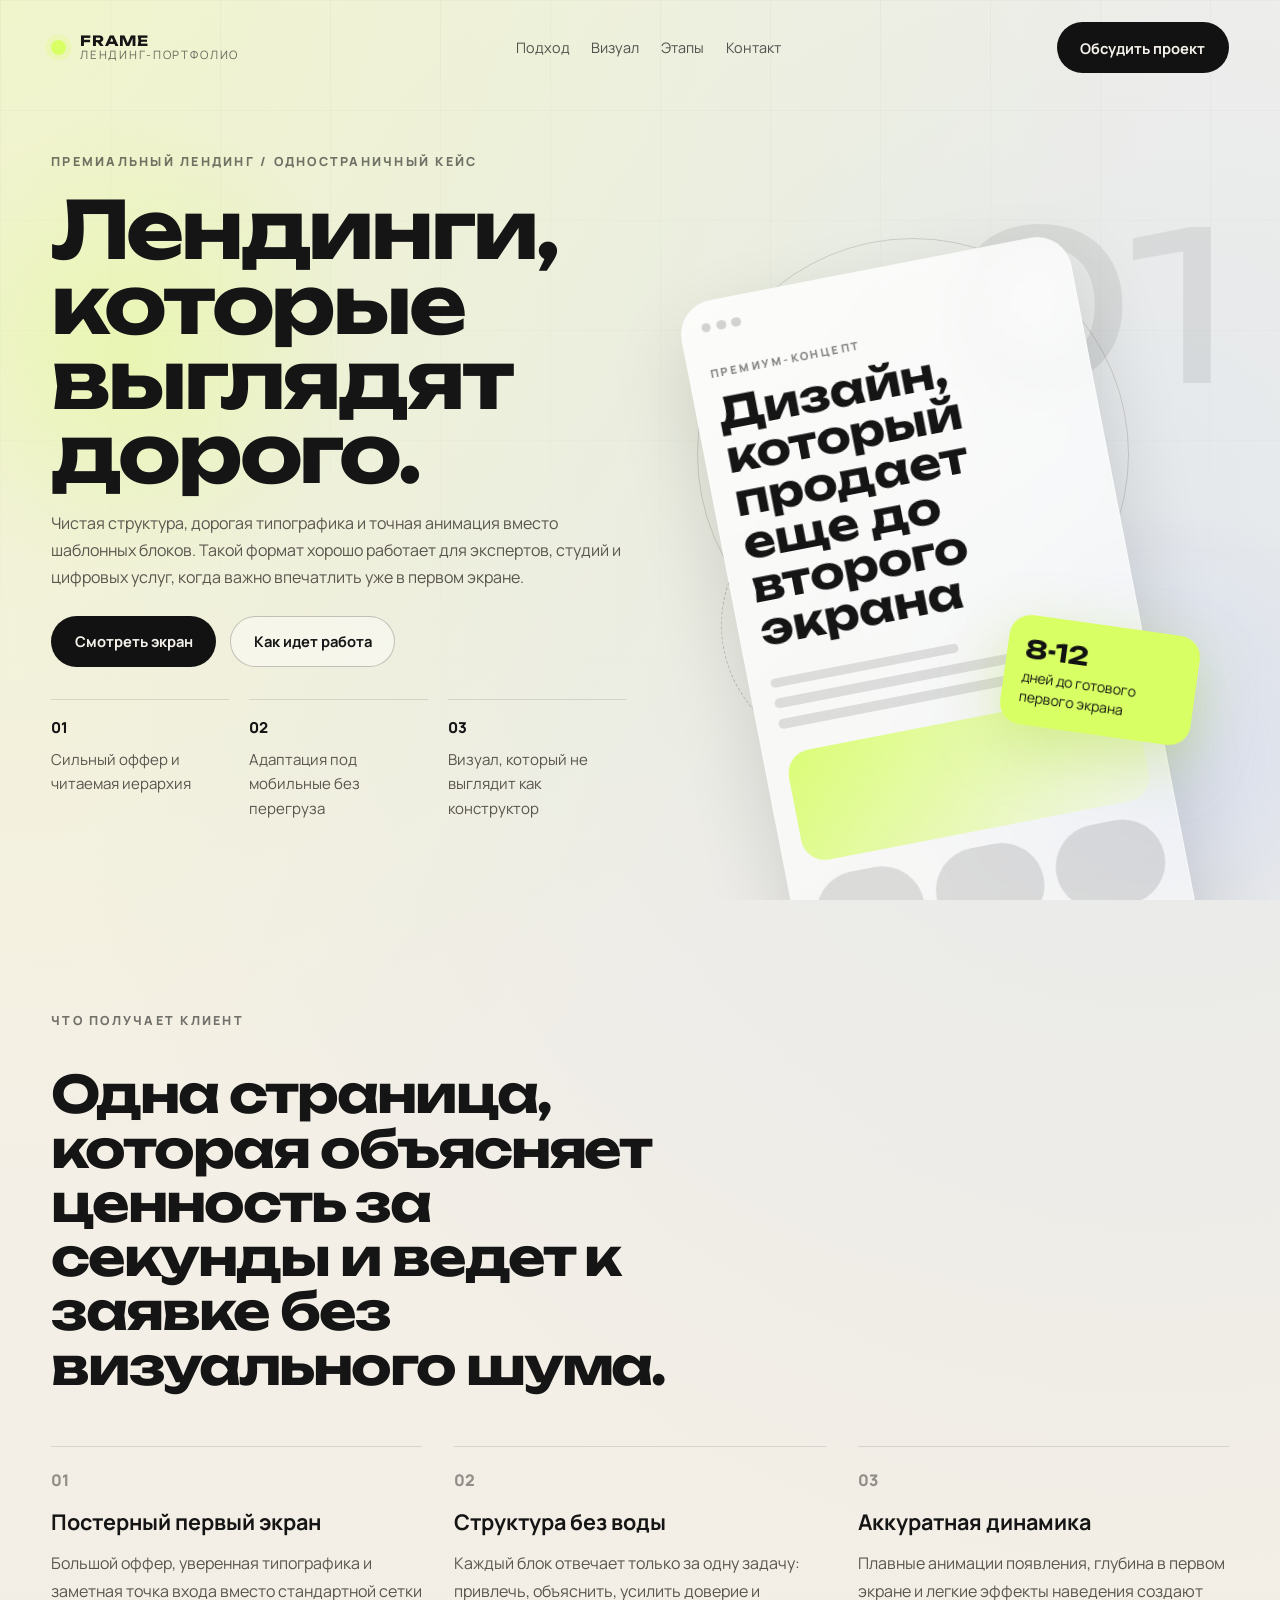
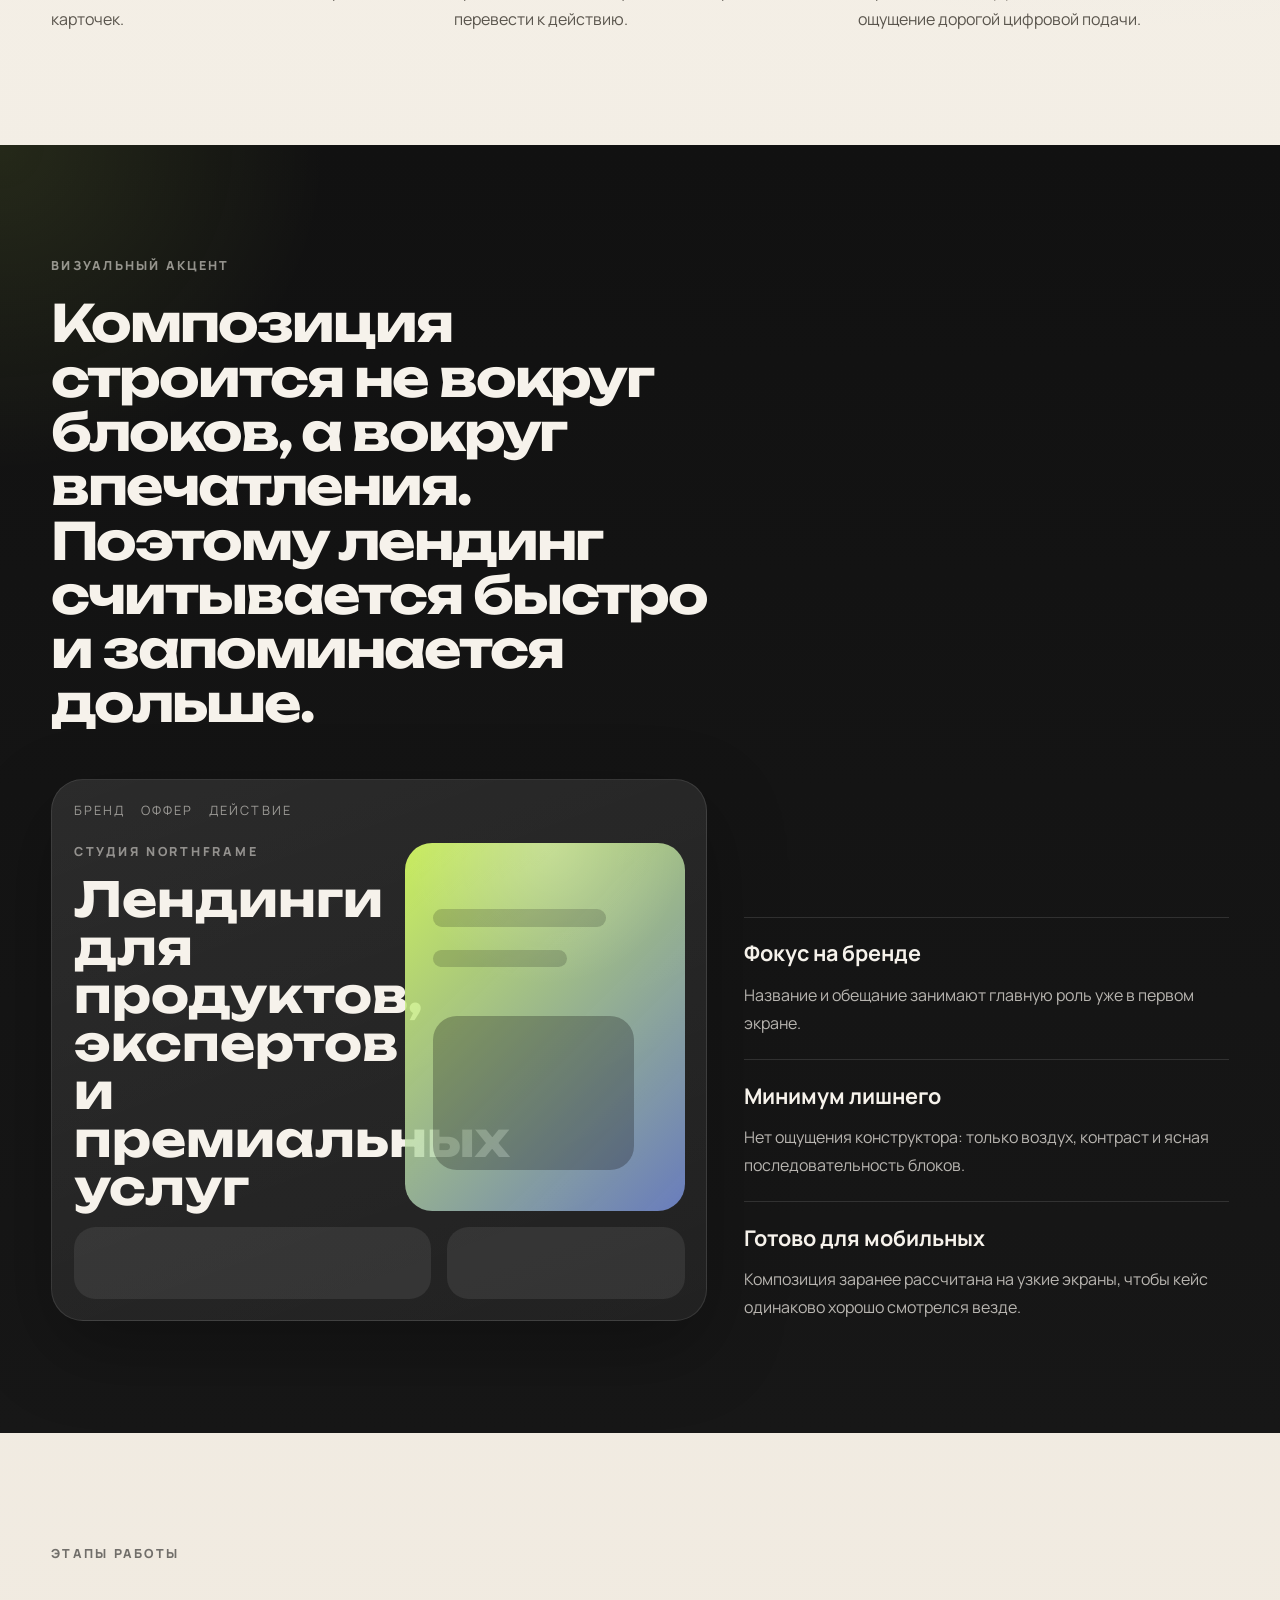
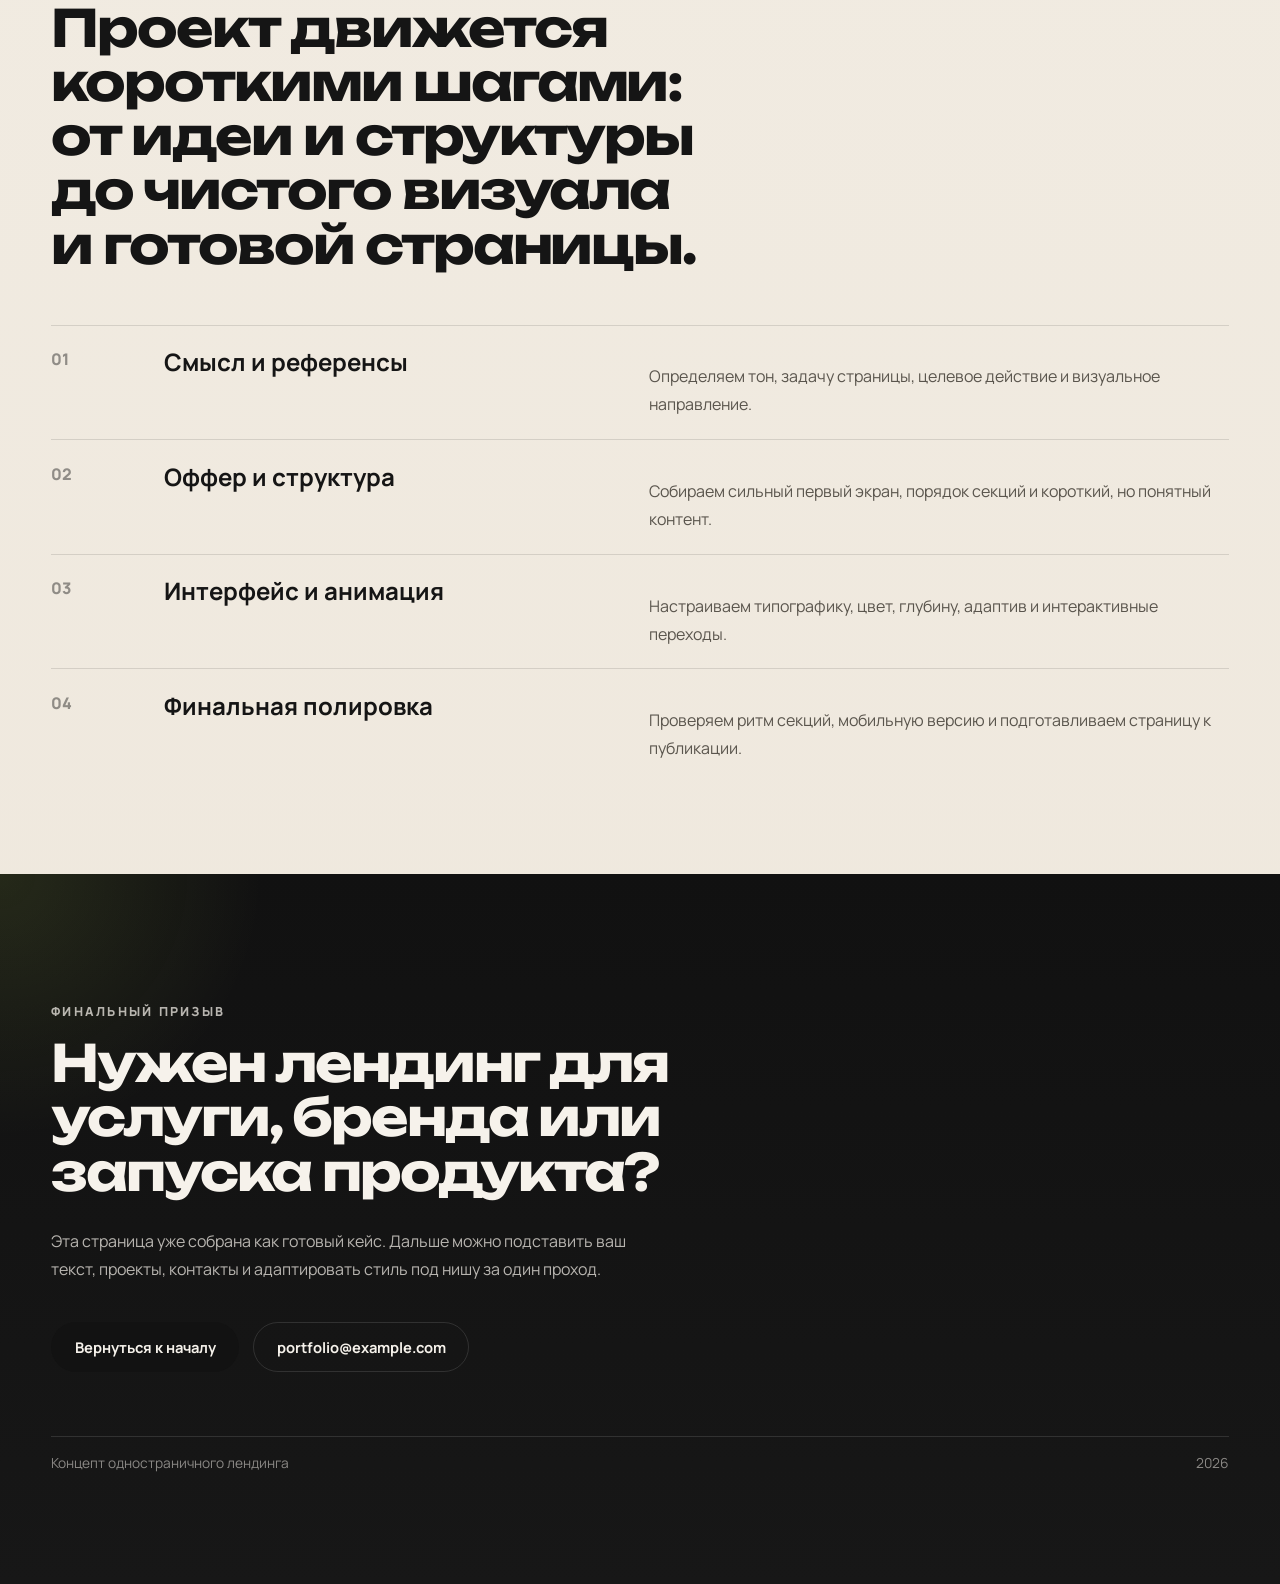
<file: index.html>
<!DOCTYPE html>
<html lang="ru">
<head>
  <meta charset="UTF-8">
  <meta name="viewport" content="width=device-width, initial-scale=1.0">
  <meta name="description" content="Премиальный одностраничный лендинг с сильным первым экраном, выразительной типографикой и аккуратной анимацией.">
  <title>Премиальный одностраничный лендинг</title>
  <link rel="preconnect" href="https://fonts.googleapis.com">
  <link rel="preconnect" href="https://fonts.gstatic.com" crossorigin>
  <link rel="stylesheet" href="styles.css">
</head>
<body>
  <header class="site-header">
    <a class="brand" href="#hero" aria-label="На первый экран">
      <span class="brand-mark"></span>
      <span class="brand-copy">
        <strong>FRAME</strong>
        <span>лендинг-портфолио</span>
      </span>
    </a>

    <nav class="site-nav" aria-label="Разделы страницы">
      <a href="#offer">Подход</a>
      <a href="#showcase">Визуал</a>
      <a href="#process">Этапы</a>
      <a href="#contact">Контакт</a>
    </nav>

    <a class="header-cta" href="#contact">Обсудить проект</a>
  </header>

  <main>
    <section class="hero" id="hero">
      <div class="hero-grid" aria-hidden="true"></div>
      <div class="hero-glow hero-glow-left depth" style="--depth: 0.18;" aria-hidden="true"></div>
      <div class="hero-glow hero-glow-right depth" style="--depth: 0.12;" aria-hidden="true"></div>

      <div class="hero-content reveal">
        <p class="eyebrow">Премиальный лендинг / одностраничный кейс</p>
        <h1>Лендинги, которые выглядят дорого.</h1>
        <p class="hero-copy">
          Чистая структура, дорогая типографика и точная анимация вместо шаблонных блоков.
          Такой формат хорошо работает для экспертов, студий и цифровых услуг, когда важно впечатлить уже в первом экране.
        </p>

        <div class="hero-actions">
          <a class="button button-primary" href="#showcase">Смотреть экран</a>
          <a class="button button-secondary" href="#process">Как идет работа</a>
        </div>

        <ul class="hero-facts" aria-label="Ключевые преимущества">
          <li>
            <span>01</span>
            Сильный оффер и читаемая иерархия
          </li>
          <li>
            <span>02</span>
            Адаптация под мобильные без перегруза
          </li>
          <li>
            <span>03</span>
            Визуал, который не выглядит как конструктор
          </li>
        </ul>
      </div>

      <div class="hero-visual" aria-hidden="true">
        <div class="visual-ring depth" style="--depth: 0.1;"></div>
        <div class="visual-orbit depth" style="--depth: 0.16;"></div>
        <div class="visual-number depth" style="--depth: 0.06;">01</div>

        <div class="visual-panel depth" style="--depth: 0.14;">
          <div class="panel-top">
            <span></span>
            <span></span>
            <span></span>
          </div>

          <div class="panel-copy">
            <p>премиум-концепт</p>
            <h2>Дизайн, который продает еще до второго экрана</h2>
          </div>

          <div class="panel-lines">
            <span class="line-short"></span>
            <span></span>
            <span></span>
          </div>

          <div class="panel-band"></div>

          <div class="panel-columns">
            <span></span>
            <span></span>
            <span></span>
          </div>

          <div class="panel-footer">
            <span>стратегия</span>
            <span>текст</span>
            <span>анимация</span>
            <span>запуск</span>
          </div>
        </div>

        <div class="visual-stamp depth" style="--depth: 0.2;">
          <strong>8-12</strong>
          <span>дней до готового первого экрана</span>
        </div>
      </div>
    </section>

    <section class="offer section" id="offer">
      <div class="section-heading reveal">
        <p class="eyebrow">Что получает клиент</p>
        <h2>Одна страница, которая объясняет ценность за секунды и ведет к заявке без визуального шума.</h2>
      </div>

      <div class="offer-grid">
        <article class="offer-item reveal">
          <span class="offer-index">01</span>
          <h3>Постерный первый экран</h3>
          <p>Большой оффер, уверенная типографика и заметная точка входа вместо стандартной сетки карточек.</p>
        </article>

        <article class="offer-item reveal">
          <span class="offer-index">02</span>
          <h3>Структура без воды</h3>
          <p>Каждый блок отвечает только за одну задачу: привлечь, объяснить, усилить доверие и перевести к действию.</p>
        </article>

        <article class="offer-item reveal">
          <span class="offer-index">03</span>
          <h3>Аккуратная динамика</h3>
          <p>Плавные анимации появления, глубина в первом экране и легкие эффекты наведения создают ощущение дорогой цифровой подачи.</p>
        </article>
      </div>
    </section>

    <section class="showcase section-dark" id="showcase">
      <div class="showcase-copy reveal">
        <p class="eyebrow eyebrow-dark">Визуальный акцент</p>
        <h2>Композиция строится не вокруг блоков, а вокруг впечатления. Поэтому лендинг считывается быстро и запоминается дольше.</h2>
      </div>

      <div class="showcase-stage">
        <div class="stage-screen reveal">
          <div class="screen-nav">
            <span>бренд</span>
            <span>оффер</span>
            <span>действие</span>
          </div>

          <div class="screen-main">
            <div class="screen-title">
              <p>студия northframe</p>
              <h3>Лендинги для продуктов, экспертов и премиальных услуг</h3>
            </div>

            <div class="screen-visual">
              <span></span>
              <span></span>
              <span></span>
            </div>
          </div>

          <div class="screen-foot">
            <span></span>
            <span></span>
          </div>
        </div>

        <div class="showcase-notes">
          <div class="showcase-note reveal">
            <strong>Фокус на бренде</strong>
            <p>Название и обещание занимают главную роль уже в первом экране.</p>
          </div>

          <div class="showcase-note reveal">
            <strong>Минимум лишнего</strong>
            <p>Нет ощущения конструктора: только воздух, контраст и ясная последовательность блоков.</p>
          </div>

          <div class="showcase-note reveal">
            <strong>Готово для мобильных</strong>
            <p>Композиция заранее рассчитана на узкие экраны, чтобы кейс одинаково хорошо смотрелся везде.</p>
          </div>
        </div>
      </div>
    </section>

    <section class="process section" id="process">
      <div class="section-heading reveal">
        <p class="eyebrow">Этапы работы</p>
        <h2>Проект движется короткими шагами: от идеи и структуры до чистого визуала и готовой страницы.</h2>
      </div>

      <div class="process-list">
        <article class="process-row reveal">
          <span class="process-index">01</span>
          <h3>Смысл и референсы</h3>
          <p>Определяем тон, задачу страницы, целевое действие и визуальное направление.</p>
        </article>

        <article class="process-row reveal">
          <span class="process-index">02</span>
          <h3>Оффер и структура</h3>
          <p>Собираем сильный первый экран, порядок секций и короткий, но понятный контент.</p>
        </article>

        <article class="process-row reveal">
          <span class="process-index">03</span>
          <h3>Интерфейс и анимация</h3>
          <p>Настраиваем типографику, цвет, глубину, адаптив и интерактивные переходы.</p>
        </article>

        <article class="process-row reveal">
          <span class="process-index">04</span>
          <h3>Финальная полировка</h3>
          <p>Проверяем ритм секций, мобильную версию и подготавливаем страницу к публикации.</p>
        </article>
      </div>
    </section>

    <section class="contact section-dark" id="contact">
      <div class="contact-wrap reveal">
        <p class="eyebrow eyebrow-dark">Финальный призыв</p>
        <h2>Нужен лендинг для услуги, бренда или запуска продукта?</h2>
        <p>
          Эта страница уже собрана как готовый кейс. Дальше можно подставить ваш текст, проекты,
          контакты и адаптировать стиль под нишу за один проход.
        </p>

        <div class="contact-actions">
          <a class="button button-primary" href="#hero">Вернуться к началу</a>
          <a class="button button-ghost" href="mailto:portfolio@example.com">portfolio@example.com</a>
        </div>
      </div>

      <footer class="site-footer">
        <span>Концепт одностраничного лендинга</span>
        <span data-year></span>
      </footer>
    </section>
  </main>

  <script src="script.js"></script>
</body>
</html>
</file>
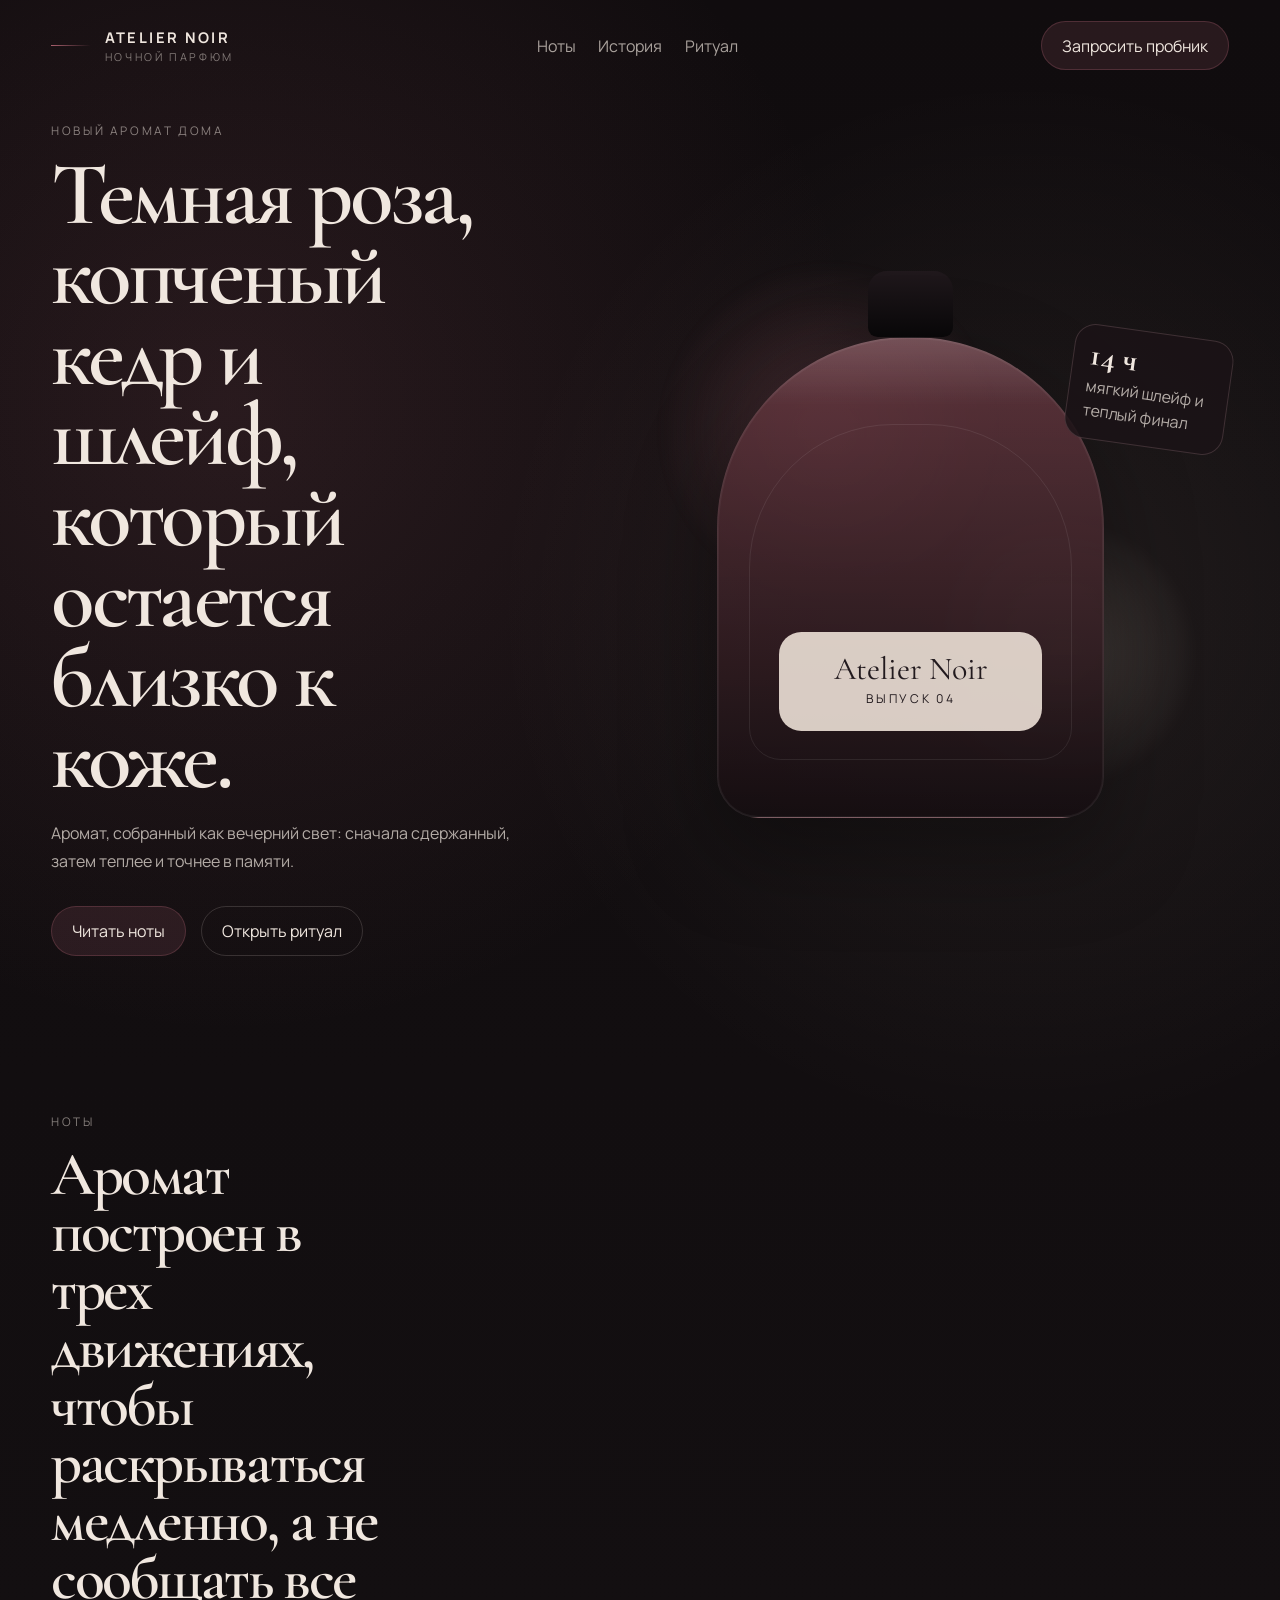
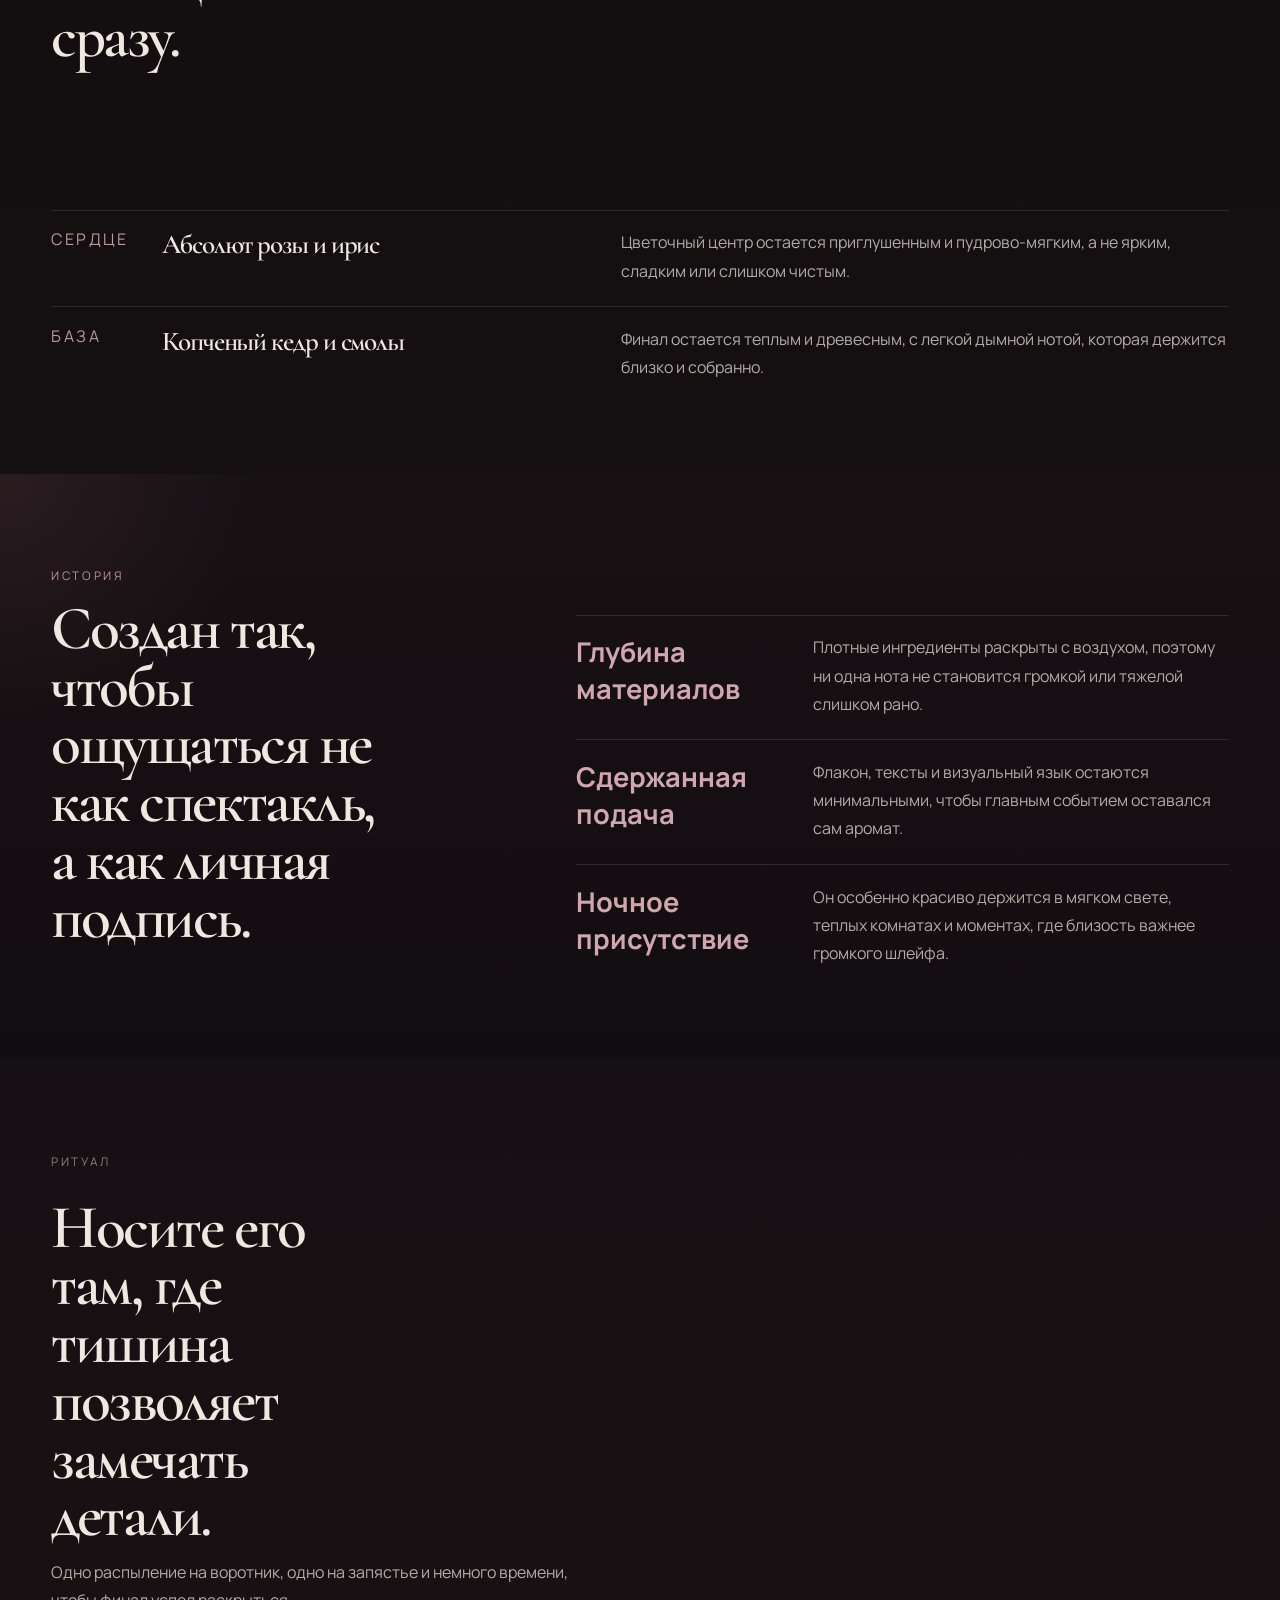
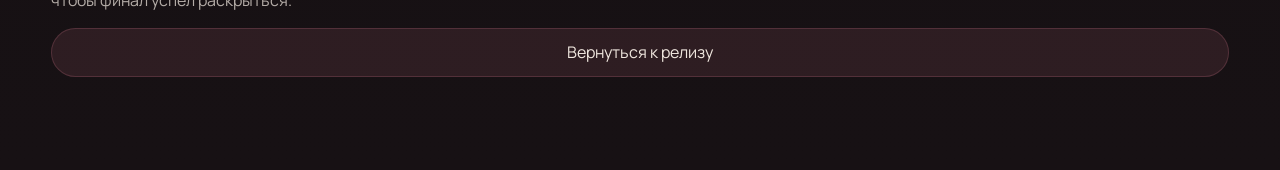
<file: atelier-noir/index.html>
<!DOCTYPE html>
<html lang="ru">
<head>
  <meta charset="UTF-8">
  <meta name="viewport" content="width=device-width, initial-scale=1.0">
  <meta name="description" content="Atelier Noir — концептуальный лендинг для нишевого парфюмерного дома.">
  <title>Atelier Noir — нишевый аромат</title>
  <link rel="stylesheet" href="styles.css">
</head>
<body>
  <header class="site-header">
    <a class="brand" href="#hero">
      <span class="brand-line"></span>
      <span class="brand-copy">
        <strong>Atelier Noir</strong>
        <span>Ночной парфюм</span>
      </span>
    </a>

    <nav class="site-nav" aria-label="Основная навигация">
      <a href="#notes">Ноты</a>
      <a href="#story">История</a>
      <a href="#ritual">Ритуал</a>
    </nav>

    <a class="header-link" href="#ritual">Запросить пробник</a>
  </header>

  <main>
    <section class="hero" id="hero">
      <div class="hero-copy reveal">
        <p class="eyebrow">Новый аромат дома</p>
        <h1>Темная роза, копченый кедр и шлейф, который остается близко к коже.</h1>
        <p class="lead">Аромат, собранный как вечерний свет: сначала сдержанный, затем теплее и точнее в памяти.</p>

        <div class="hero-actions">
          <a class="button button-primary" href="#notes">Читать ноты</a>
          <a class="button button-secondary" href="#ritual">Открыть ритуал</a>
        </div>
      </div>

      <div class="hero-object" aria-hidden="true">
        <div class="orb orb-a float" style="--float: 0.18;"></div>
        <div class="orb orb-b float" style="--float: 0.12;"></div>

        <div class="bottle float" style="--float: 0.08;">
          <div class="cap"></div>
          <div class="glass"></div>
          <div class="label">
            <p>Atelier Noir</p>
            <span>Выпуск 04</span>
          </div>
        </div>

        <div class="hero-note float" style="--float: 0.2;">
          <strong>14 ч</strong>
          <span>мягкий шлейф и теплый финал</span>
        </div>
      </div>
    </section>

    <section class="notes section" id="notes">
      <div class="section-head reveal">
        <p class="eyebrow">Ноты</p>
        <h2>Аромат построен в трех движениях, чтобы раскрываться медленно, а не сообщать все сразу.</h2>
      </div>

      <div class="note-list">
        <article class="note-row reveal">
          <span>Верх</span>
          <h3>Шафран и черная слива</h3>
          <p>Сухое, яркое открытие с ровно той долей фрукта, которая успевает поймать свет до прихода глубоких нот.</p>
        </article>

        <article class="note-row reveal">
          <span>Сердце</span>
          <h3>Абсолют розы и ирис</h3>
          <p>Цветочный центр остается приглушенным и пудрово-мягким, а не ярким, сладким или слишком чистым.</p>
        </article>

        <article class="note-row reveal">
          <span>База</span>
          <h3>Копченый кедр и смолы</h3>
          <p>Финал остается теплым и древесным, с легкой дымной нотой, которая держится близко и собранно.</p>
        </article>
      </div>
    </section>

    <section class="story section-dark" id="story">
      <div class="story-layout">
        <div class="story-copy reveal">
          <p class="eyebrow eyebrow-dark">История</p>
          <h2>Создан так, чтобы ощущаться не как спектакль, а как личная подпись.</h2>
        </div>

        <div class="story-columns">
          <article class="story-column reveal">
            <strong>Глубина материалов</strong>
            <p>Плотные ингредиенты раскрыты с воздухом, поэтому ни одна нота не становится громкой или тяжелой слишком рано.</p>
          </article>

          <article class="story-column reveal">
            <strong>Сдержанная подача</strong>
            <p>Флакон, тексты и визуальный язык остаются минимальными, чтобы главным событием оставался сам аромат.</p>
          </article>

          <article class="story-column reveal">
            <strong>Ночное присутствие</strong>
            <p>Он особенно красиво держится в мягком свете, теплых комнатах и моментах, где близость важнее громкого шлейфа.</p>
          </article>
        </div>
      </div>
    </section>

    <section class="ritual section" id="ritual">
      <div class="ritual-wrap reveal">
        <p class="eyebrow">Ритуал</p>
        <h2>Носите его там, где тишина позволяет замечать детали.</h2>
        <p class="lead">Одно распыление на воротник, одно на запястье и немного времени, чтобы финал успел раскрыться.</p>
        <a class="button button-primary" href="#hero">Вернуться к релизу</a>
      </div>
    </section>
  </main>

  <script src="script.js"></script>
</body>
</html>
</file>
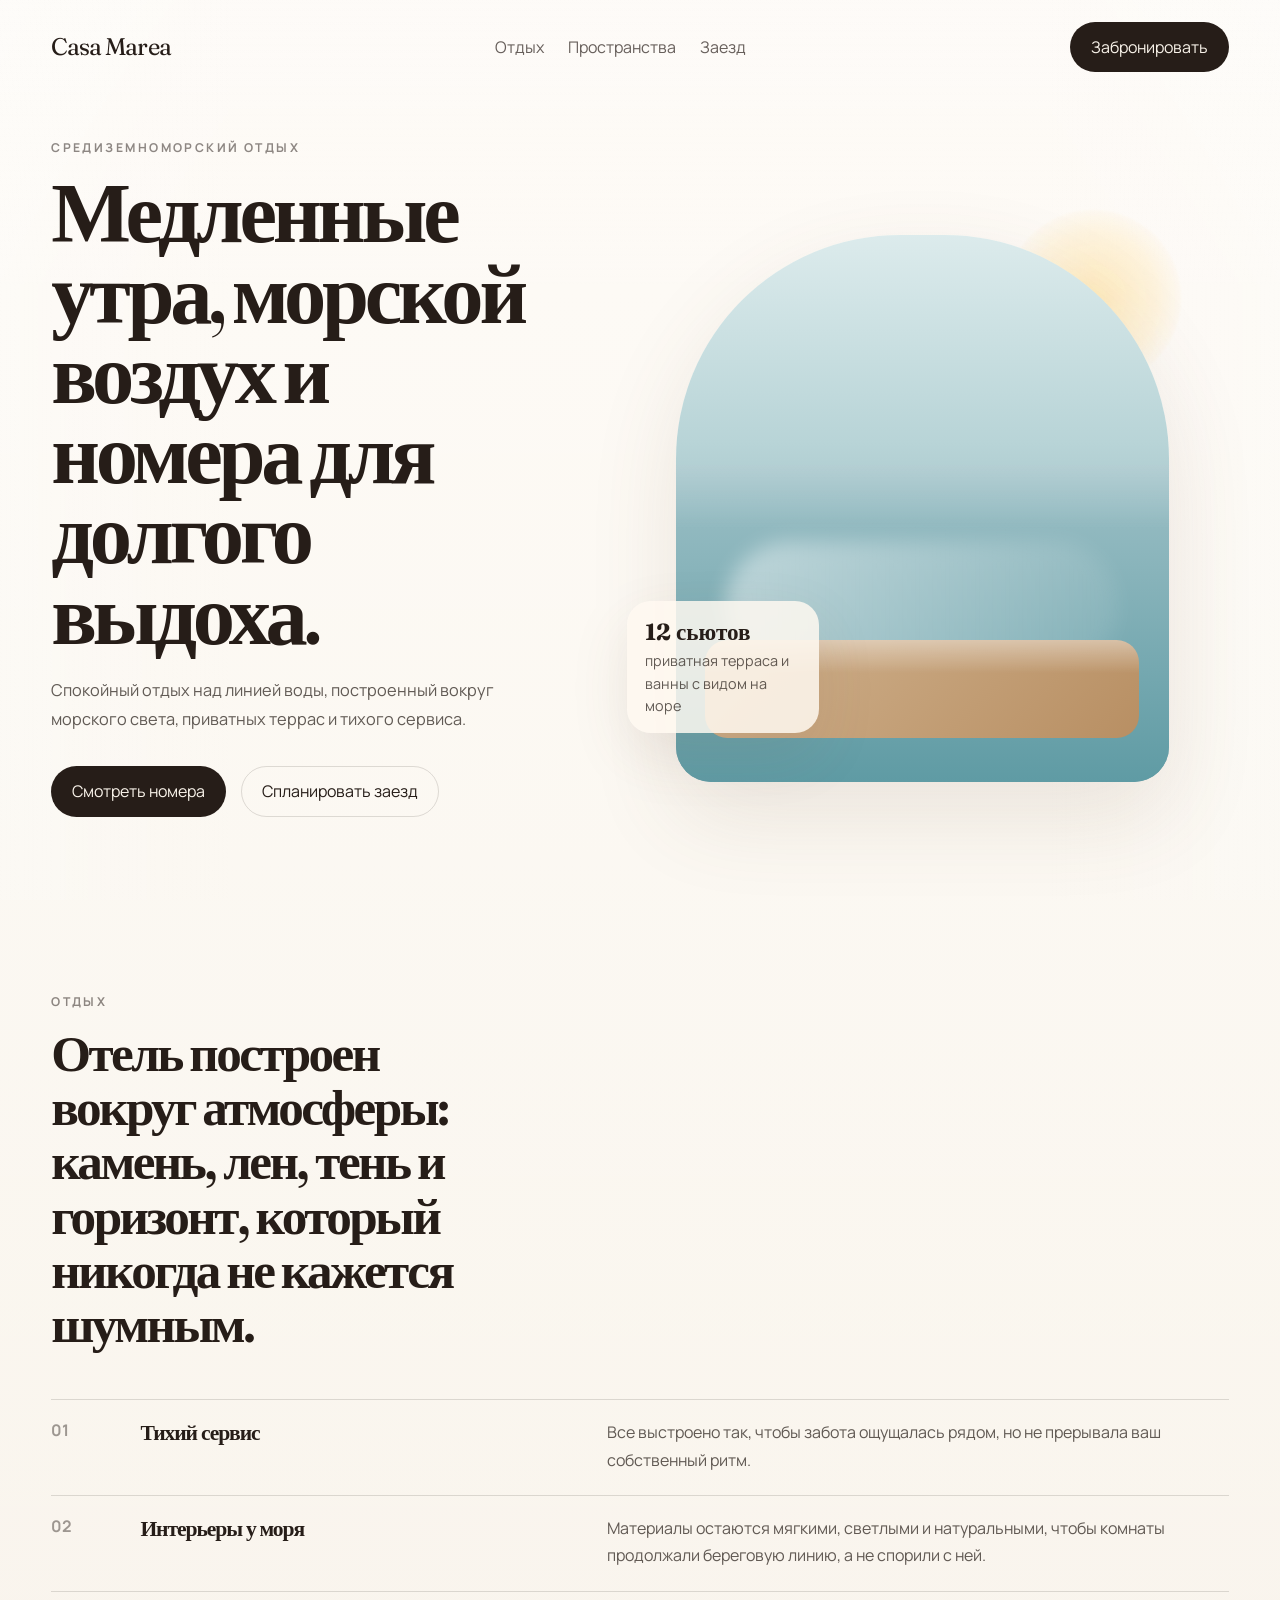
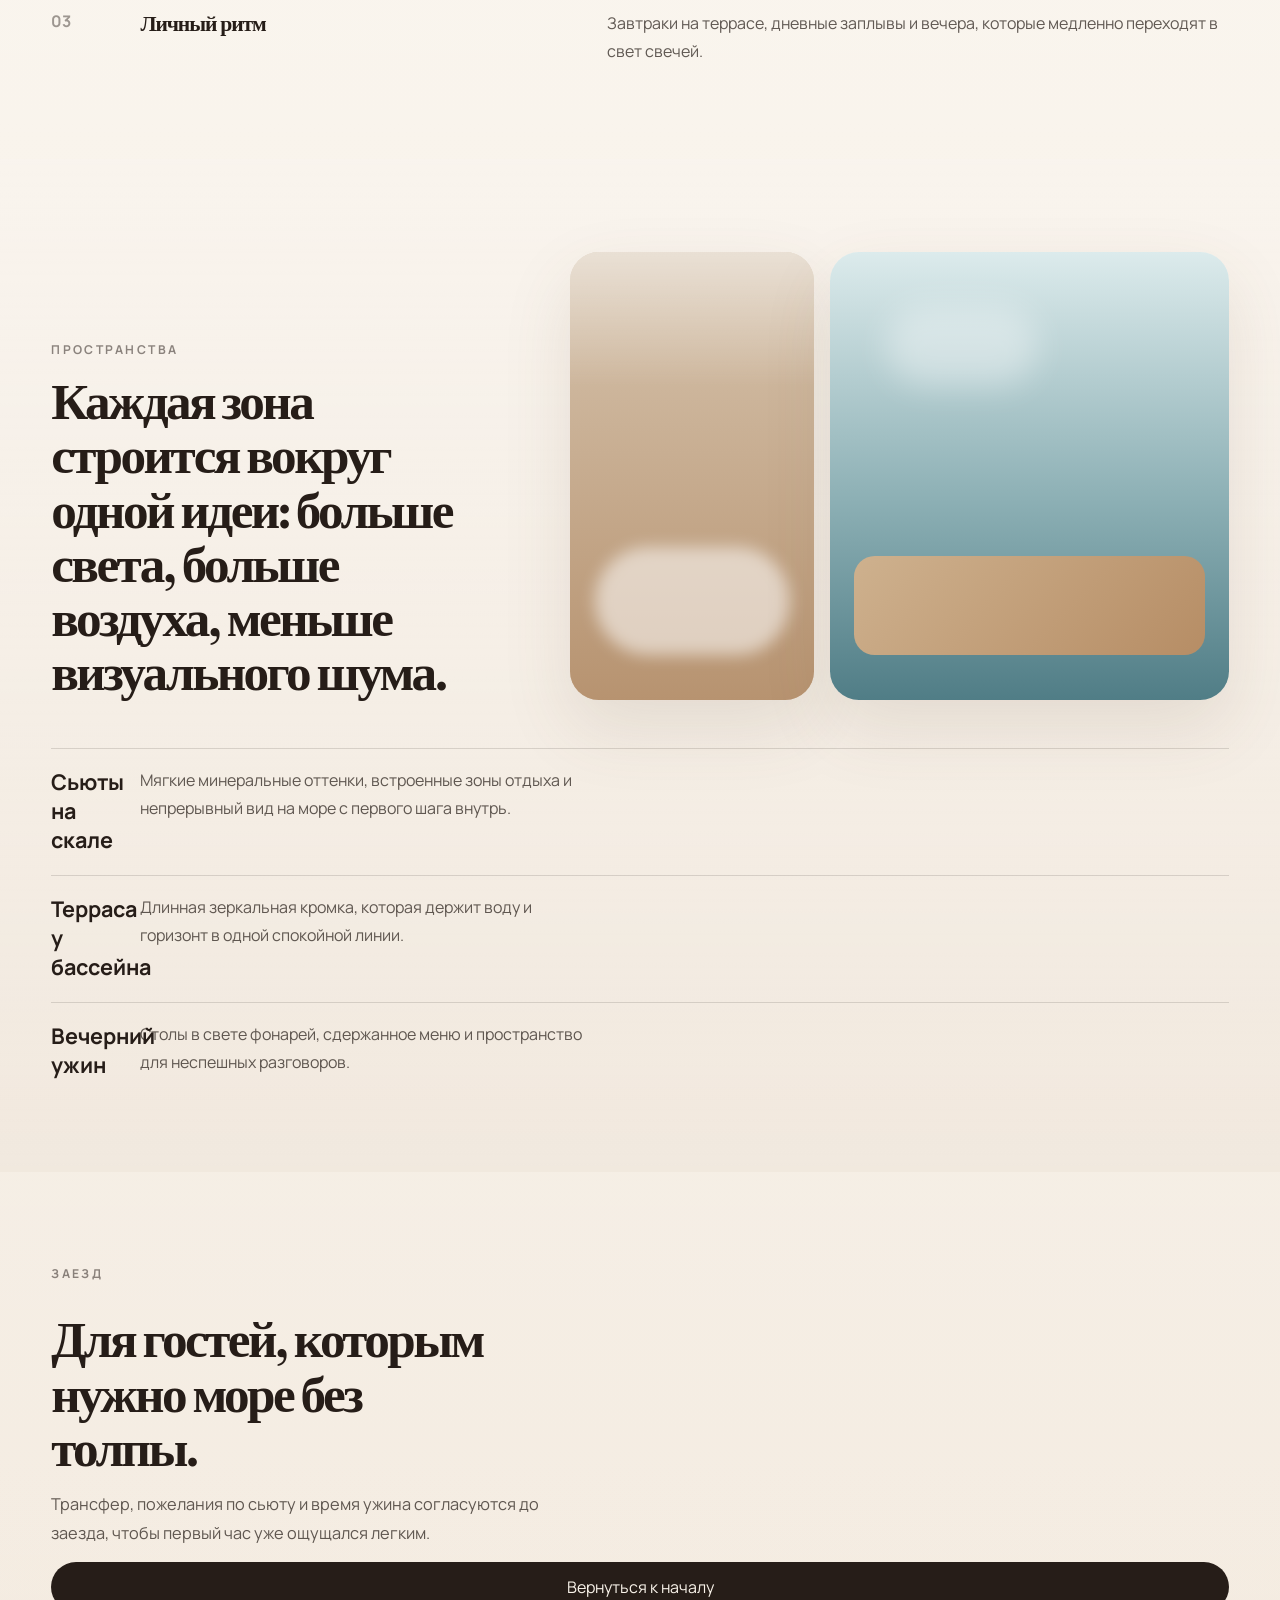
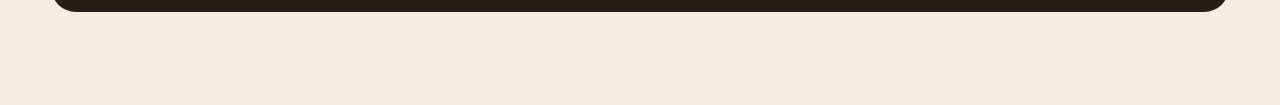
<file: casa-marea/index.html>
<!DOCTYPE html>
<html lang="ru">
<head>
  <meta charset="UTF-8">
  <meta name="viewport" content="width=device-width, initial-scale=1.0">
  <meta name="description" content="Casa Marea — концептуальный лендинг для прибрежного бутик-отеля.">
  <title>Casa Marea — прибрежный бутик-отель</title>
  <link rel="stylesheet" href="styles.css">
</head>
<body>
  <header class="site-header">
    <a class="brand" href="#hero">Casa Marea</a>

    <nav class="site-nav" aria-label="Основная навигация">
      <a href="#retreat">Отдых</a>
      <a href="#spaces">Пространства</a>
      <a href="#arrival">Заезд</a>
    </nav>

    <a class="header-link" href="#arrival">Забронировать</a>
  </header>

  <main>
    <section class="hero" id="hero">
      <div class="hero-copy reveal">
        <p class="eyebrow">Средиземноморский отдых</p>
        <h1>Медленные утра, морской воздух и номера для долгого выдоха.</h1>
        <p class="lead">Спокойный отдых над линией воды, построенный вокруг морского света, приватных террас и тихого сервиса.</p>

        <div class="hero-actions">
          <a class="button button-primary" href="#spaces">Смотреть номера</a>
          <a class="button button-secondary" href="#arrival">Спланировать заезд</a>
        </div>
      </div>

      <div class="hero-scene" aria-hidden="true">
        <div class="sun-disc drift" style="--drift: 0.12;"></div>
        <div class="arch-frame drift" style="--drift: 0.08;">
          <div class="arch-water"></div>
          <div class="arch-reflection"></div>
          <div class="arch-deck"></div>
        </div>
        <div class="scene-note drift" style="--drift: 0.18;">
          <strong>12 сьютов</strong>
          <span>приватная терраса и ванны с видом на море</span>
        </div>
      </div>
    </section>

    <section class="retreat section" id="retreat">
      <div class="section-head reveal">
        <p class="eyebrow">Отдых</p>
        <h2>Отель построен вокруг атмосферы: камень, лен, тень и горизонт, который никогда не кажется шумным.</h2>
      </div>

      <div class="retreat-lines">
        <article class="retreat-line reveal">
          <span>01</span>
          <h3>Тихий сервис</h3>
          <p>Все выстроено так, чтобы забота ощущалась рядом, но не прерывала ваш собственный ритм.</p>
        </article>

        <article class="retreat-line reveal">
          <span>02</span>
          <h3>Интерьеры у моря</h3>
          <p>Материалы остаются мягкими, светлыми и натуральными, чтобы комнаты продолжали береговую линию, а не спорили с ней.</p>
        </article>

        <article class="retreat-line reveal">
          <span>03</span>
          <h3>Личный ритм</h3>
          <p>Завтраки на террасе, дневные заплывы и вечера, которые медленно переходят в свет свечей.</p>
        </article>
      </div>
    </section>

    <section class="spaces section-accent" id="spaces">
      <div class="spaces-grid">
        <div class="spaces-copy reveal">
          <p class="eyebrow">Пространства</p>
          <h2>Каждая зона строится вокруг одной идеи: больше света, больше воздуха, меньше визуального шума.</h2>
        </div>

        <div class="spaces-visual reveal" aria-hidden="true">
          <div class="visual-tall">
            <span></span>
            <span></span>
          </div>
          <div class="visual-wide"></div>
        </div>
      </div>

      <div class="space-notes">
        <article class="space-note reveal">
          <strong>Сьюты на скале</strong>
          <p>Мягкие минеральные оттенки, встроенные зоны отдыха и непрерывный вид на море с первого шага внутрь.</p>
        </article>

        <article class="space-note reveal">
          <strong>Терраса у бассейна</strong>
          <p>Длинная зеркальная кромка, которая держит воду и горизонт в одной спокойной линии.</p>
        </article>

        <article class="space-note reveal">
          <strong>Вечерний ужин</strong>
          <p>Столы в свете фонарей, сдержанное меню и пространство для неспешных разговоров.</p>
        </article>
      </div>
    </section>

    <section class="arrival section" id="arrival">
      <div class="arrival-wrap reveal">
        <p class="eyebrow">Заезд</p>
        <h2>Для гостей, которым нужно море без толпы.</h2>
        <p class="lead">Трансфер, пожелания по сьюту и время ужина согласуются до заезда, чтобы первый час уже ощущался легким.</p>
        <a class="button button-primary" href="#hero">Вернуться к началу</a>
      </div>
    </section>
  </main>

  <script src="script.js"></script>
</body>
</html>
</file>
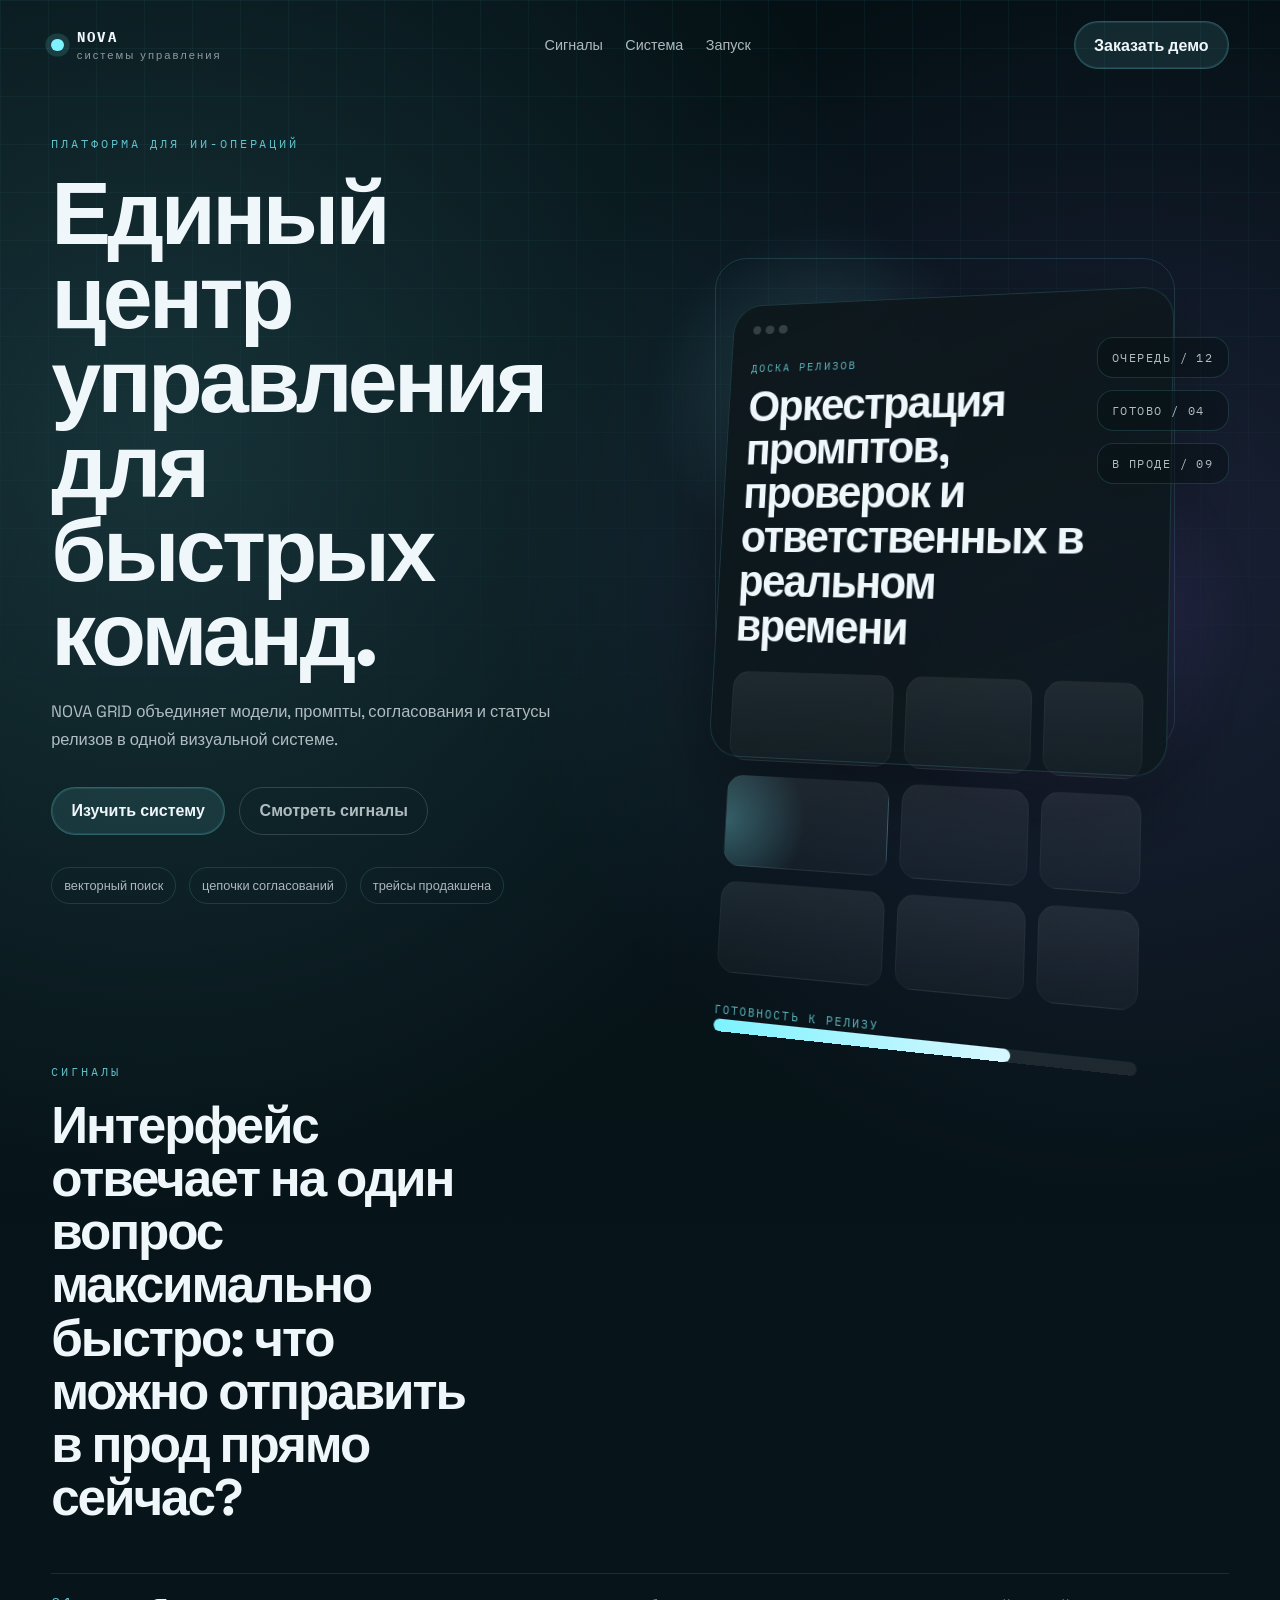
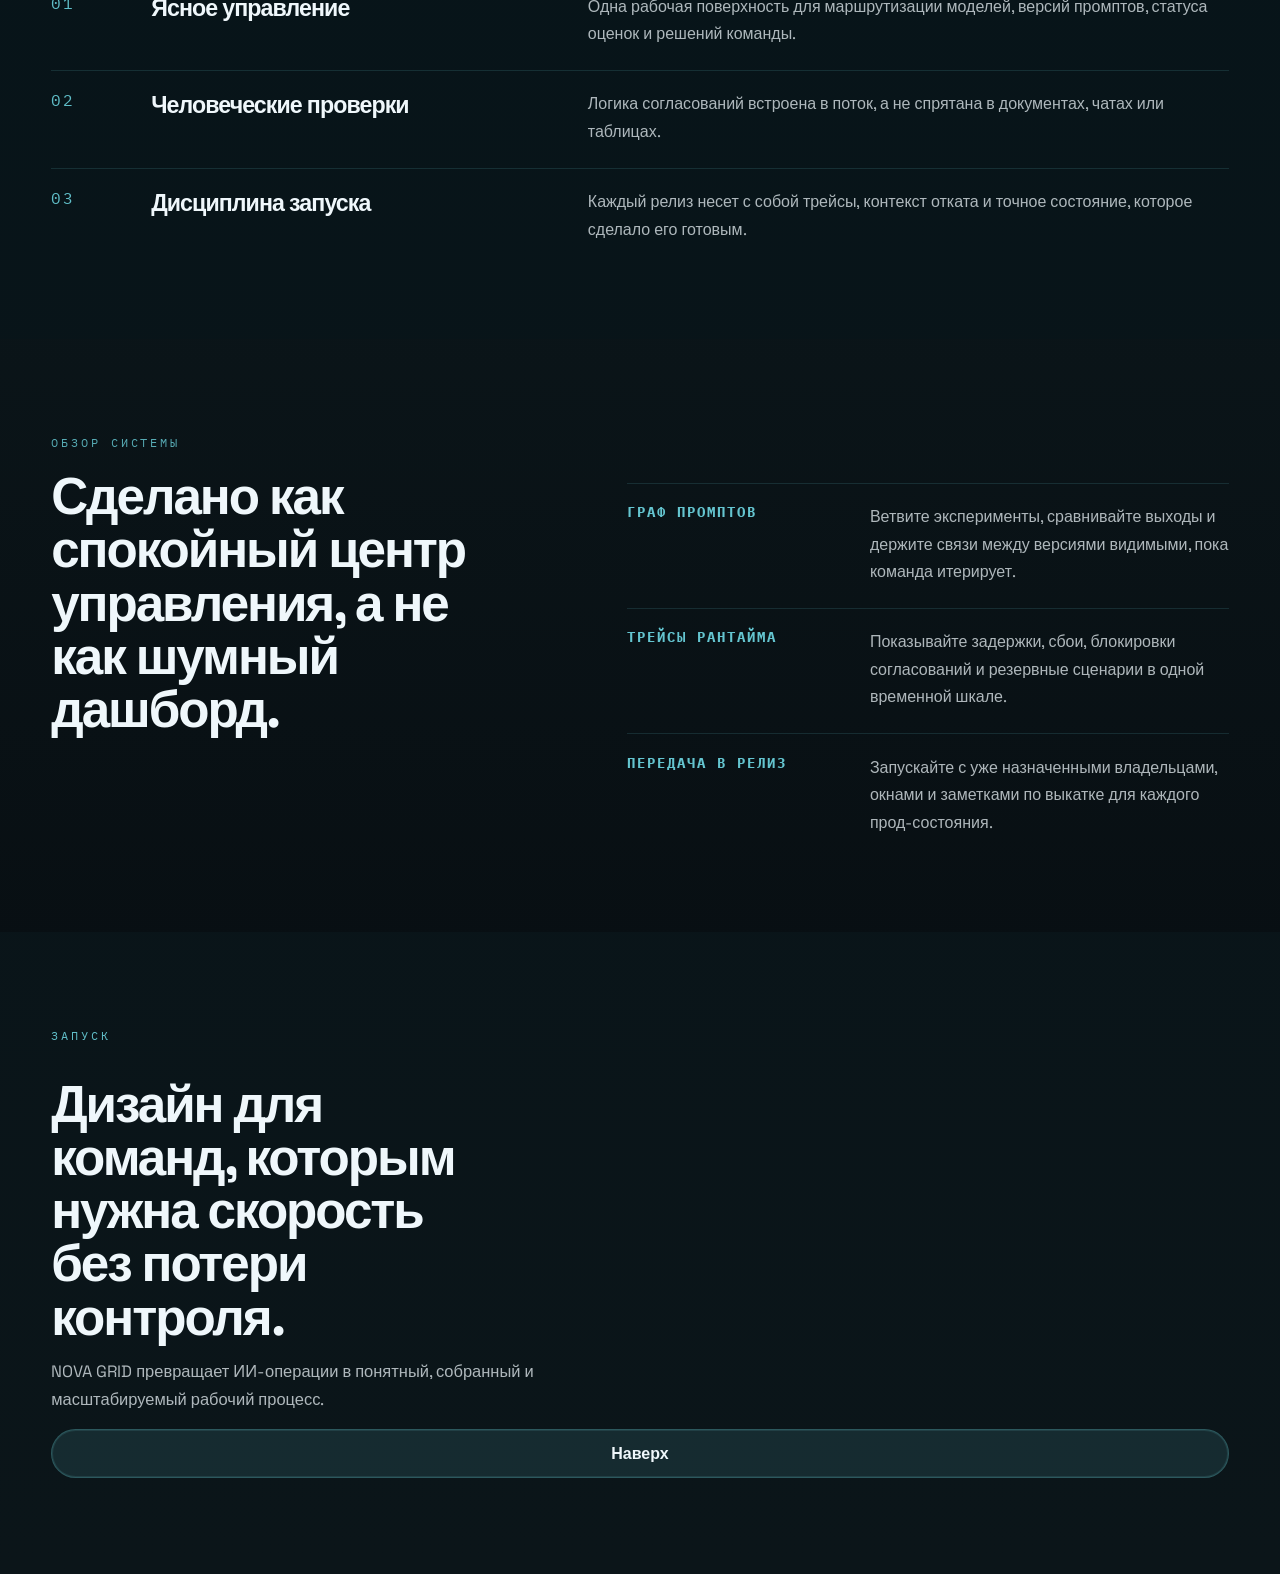
<file: nova-tech/index.html>
<!DOCTYPE html>
<html lang="ru">
<head>
  <meta charset="UTF-8">
  <meta name="viewport" content="width=device-width, initial-scale=1.0">
  <meta name="description" content="NOVA GRID — концептуальный лендинг для платформы ИИ-операций.">
  <title>NOVA GRID — платформа ИИ</title>
  <link rel="stylesheet" href="styles.css">
</head>
<body>
  <header class="site-header">
    <a class="brand" href="#hero">
      <span class="brand-dot"></span>
      <span class="brand-copy">
        <strong>NOVA</strong>
        <span>системы управления</span>
      </span>
    </a>

    <nav class="site-nav" aria-label="Основная навигация">
      <a href="#signals">Сигналы</a>
      <a href="#system">Система</a>
      <a href="#launch">Запуск</a>
    </nav>

    <a class="header-link" href="#launch">Заказать демо</a>
  </header>

  <main>
    <section class="hero" id="hero">
      <div class="hero-copy reveal">
        <p class="eyebrow">Платформа для ИИ-операций</p>
        <h1>Единый центр управления для быстрых команд.</h1>
        <p class="lead">
          NOVA GRID объединяет модели, промпты, согласования и статусы релизов в одной визуальной системе.
        </p>

        <div class="hero-actions">
          <a class="button button-primary" href="#system">Изучить систему</a>
          <a class="button button-secondary" href="#signals">Смотреть сигналы</a>
        </div>

        <div class="hero-strip">
          <span>векторный поиск</span>
          <span>цепочки согласований</span>
          <span>трейсы продакшена</span>
        </div>
      </div>

      <div class="hero-stage" aria-hidden="true">
        <div class="halo halo-a depth" style="--depth: 0.22;"></div>
        <div class="halo halo-b depth" style="--depth: 0.14;"></div>
        <div class="grid-ring depth" style="--depth: 0.08;"></div>

        <div class="signal-plane depth" style="--depth: 0.16;">
          <div class="plane-top">
            <span></span>
            <span></span>
            <span></span>
          </div>

          <div class="plane-body">
            <div class="plane-copy">
              <p>доска релизов</p>
              <h2>Оркестрация промптов, проверок и ответственных в реальном времени</h2>
            </div>

            <div class="plane-tracks">
              <div class="track">
                <span></span>
                <span></span>
                <span></span>
              </div>
              <div class="track track-highlight">
                <span></span>
                <span></span>
                <span></span>
              </div>
              <div class="track">
                <span></span>
                <span></span>
                <span></span>
              </div>
            </div>

            <div class="plane-meter">
              <span class="meter-label">готовность к релизу</span>
              <div class="meter-bar"><i></i></div>
            </div>
          </div>
        </div>

        <div class="side-rail depth" style="--depth: 0.1;">
          <span>ОЧЕРЕДЬ / 12</span>
          <span>ГОТОВО / 04</span>
          <span>В ПРОДЕ / 09</span>
        </div>
      </div>
    </section>

    <section class="signals section" id="signals">
      <div class="section-head reveal">
        <p class="eyebrow">Сигналы</p>
        <h2>Интерфейс отвечает на один вопрос максимально быстро: что можно отправить в прод прямо сейчас?</h2>
      </div>

      <div class="signal-lines">
        <article class="signal-line reveal">
          <span>01</span>
          <h3>Ясное управление</h3>
          <p>Одна рабочая поверхность для маршрутизации моделей, версий промптов, статуса оценок и решений команды.</p>
        </article>

        <article class="signal-line reveal">
          <span>02</span>
          <h3>Человеческие проверки</h3>
          <p>Логика согласований встроена в поток, а не спрятана в документах, чатах или таблицах.</p>
        </article>

        <article class="signal-line reveal">
          <span>03</span>
          <h3>Дисциплина запуска</h3>
          <p>Каждый релиз несет с собой трейсы, контекст отката и точное состояние, которое сделало его готовым.</p>
        </article>
      </div>
    </section>

    <section class="system section-dark" id="system">
      <div class="system-layout">
        <div class="system-copy reveal">
          <p class="eyebrow eyebrow-dark">Обзор системы</p>
          <h2>Сделано как спокойный центр управления, а не как шумный дашборд.</h2>
        </div>

        <div class="system-stack">
          <article class="stack-row reveal">
            <strong>Граф промптов</strong>
            <p>Ветвите эксперименты, сравнивайте выходы и держите связи между версиями видимыми, пока команда итерирует.</p>
          </article>

          <article class="stack-row reveal">
            <strong>Трейсы рантайма</strong>
            <p>Показывайте задержки, сбои, блокировки согласований и резервные сценарии в одной временной шкале.</p>
          </article>

          <article class="stack-row reveal">
            <strong>Передача в релиз</strong>
            <p>Запускайте с уже назначенными владельцами, окнами и заметками по выкатке для каждого прод-состояния.</p>
          </article>
        </div>
      </div>
    </section>

    <section class="launch section" id="launch">
      <div class="launch-wrap reveal">
        <p class="eyebrow">Запуск</p>
        <h2>Дизайн для команд, которым нужна скорость без потери контроля.</h2>
        <p class="lead">NOVA GRID превращает ИИ-операции в понятный, собранный и масштабируемый рабочий процесс.</p>
        <a class="button button-primary" href="#hero">Наверх</a>
      </div>
    </section>
  </main>

  <script src="script.js"></script>
</body>
</html>
</file>
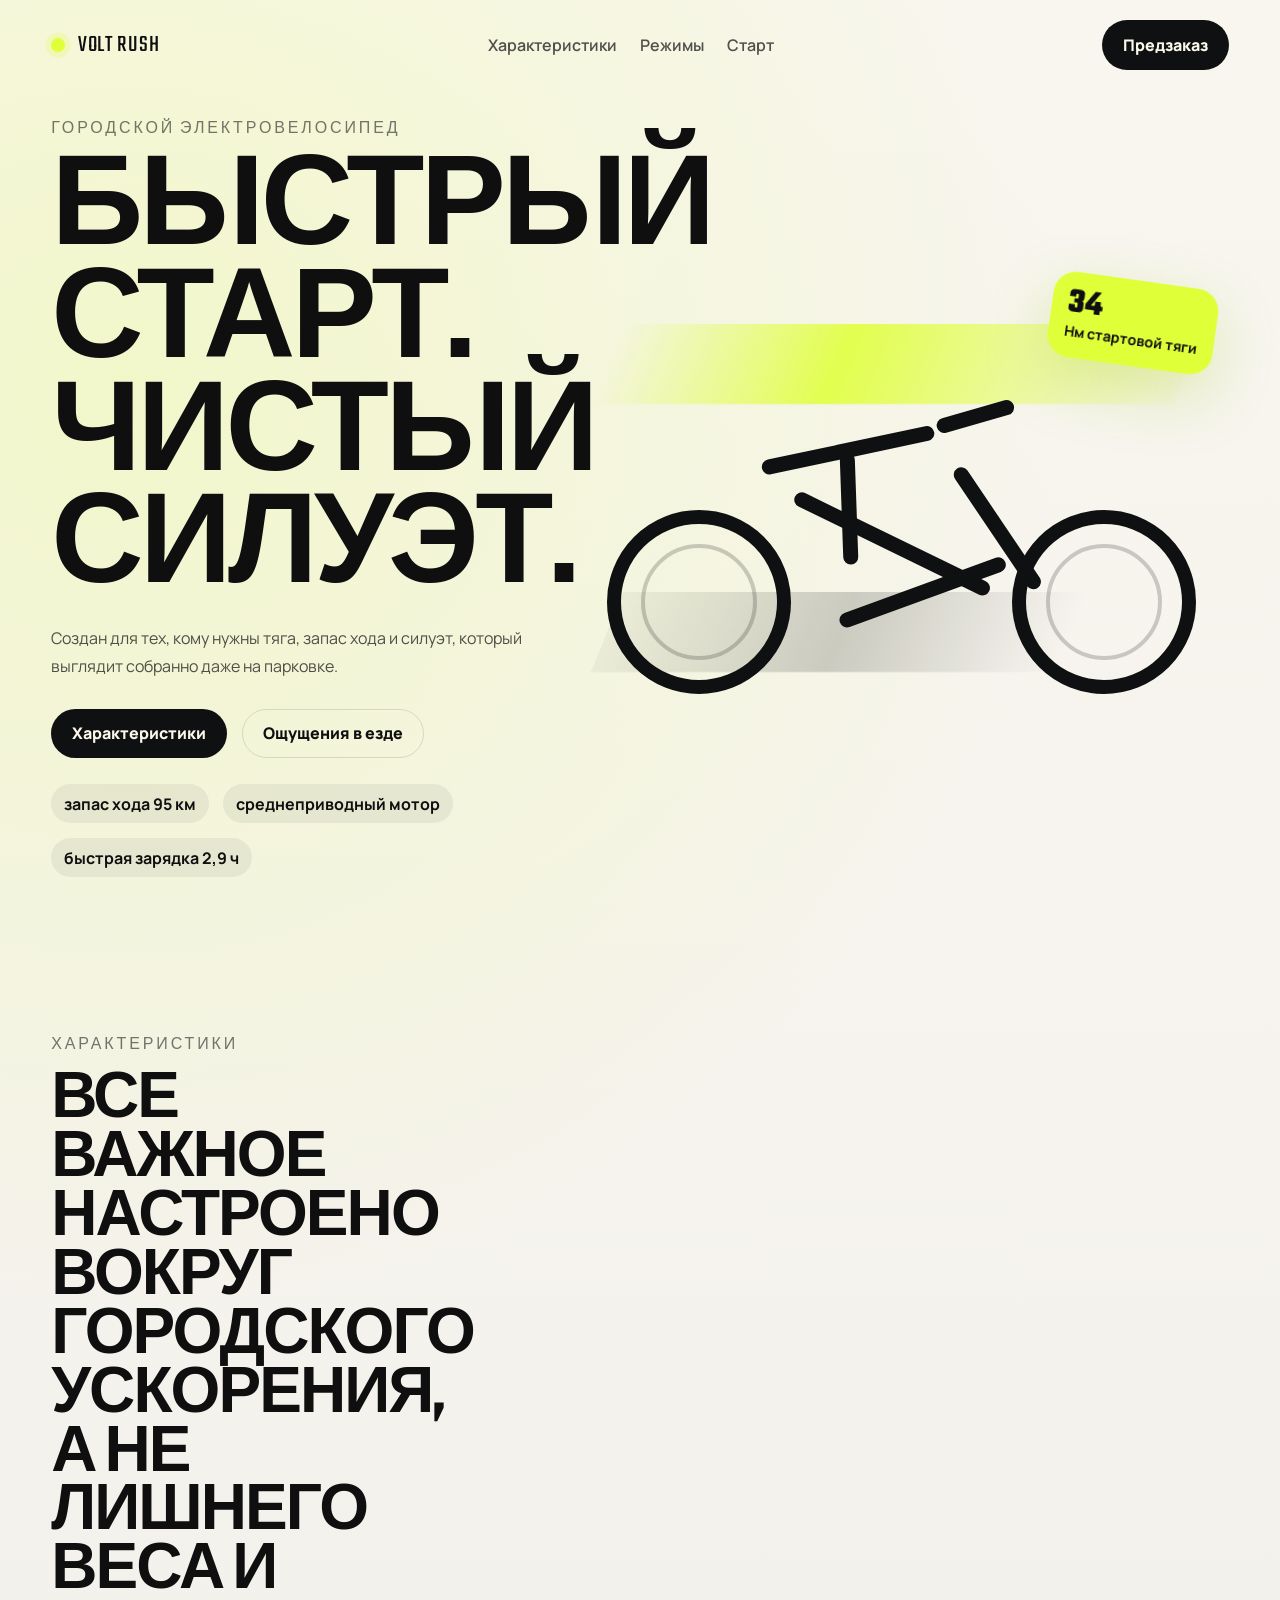
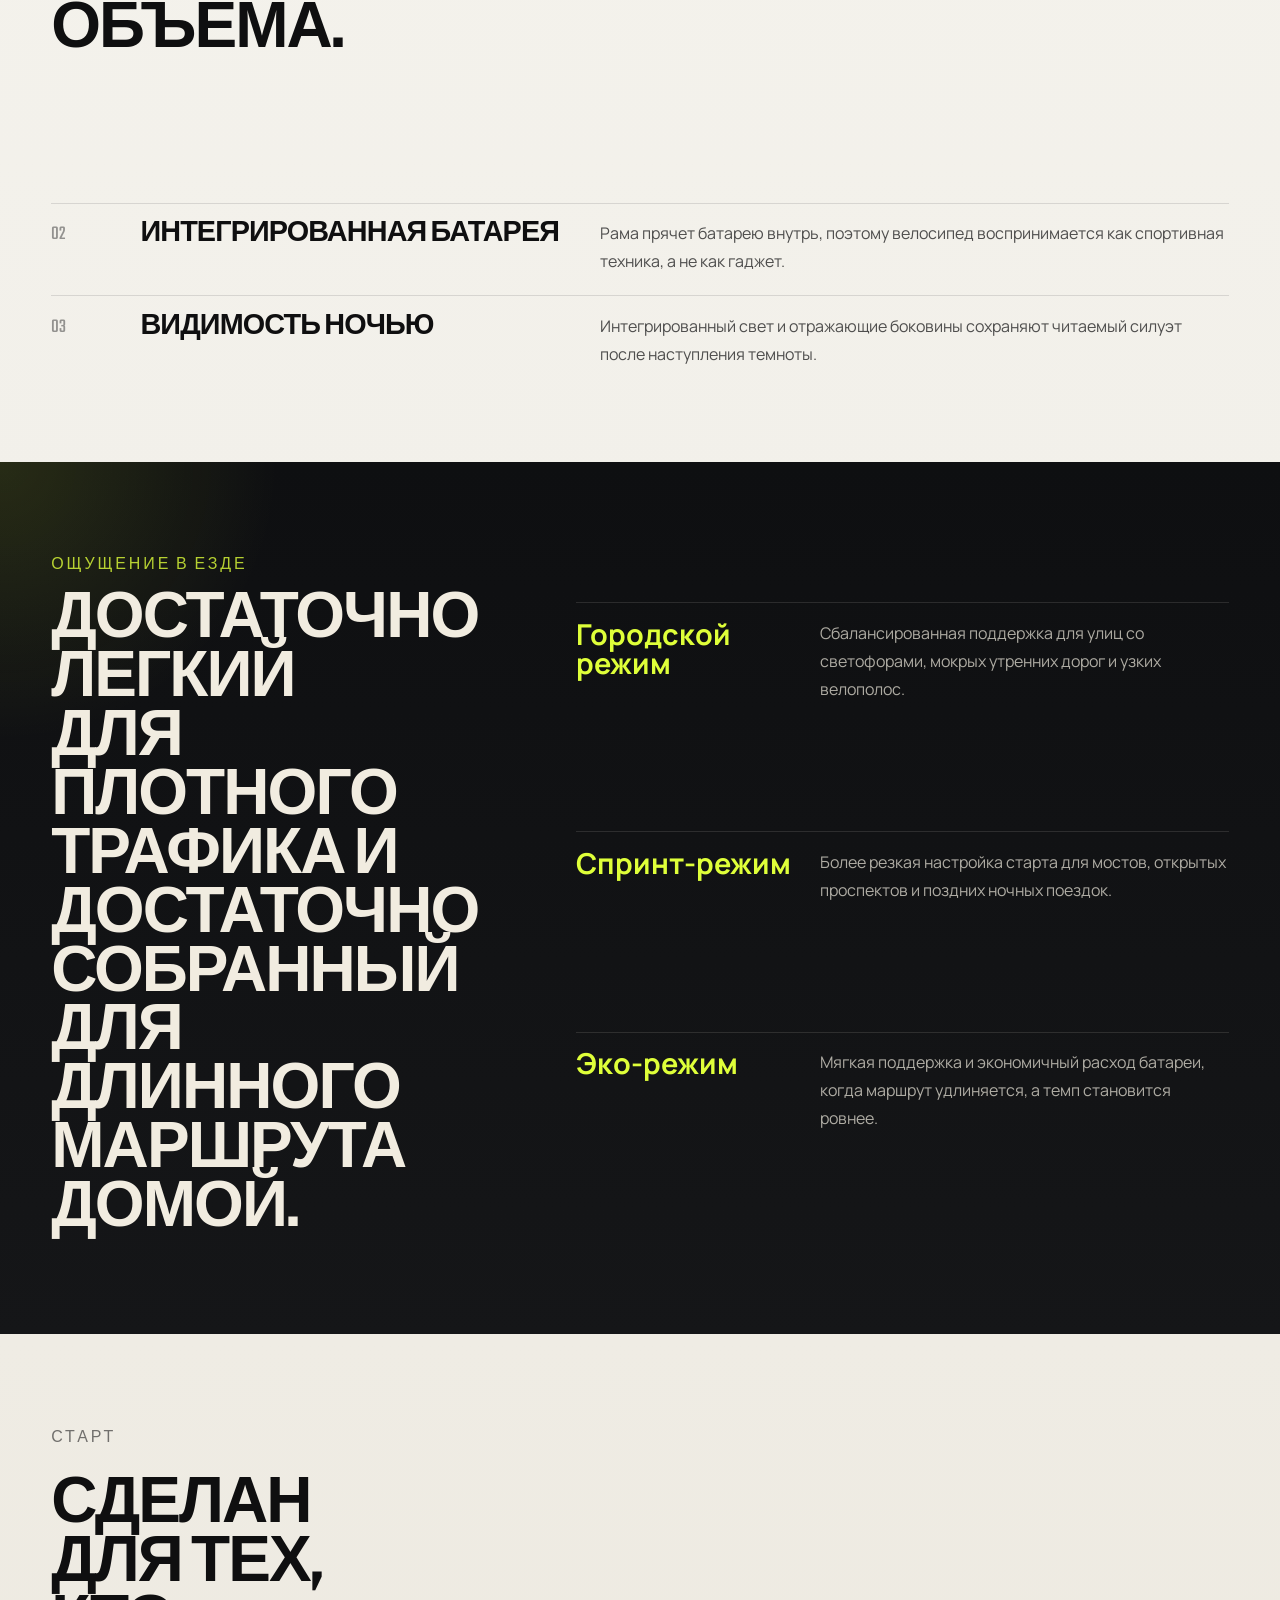
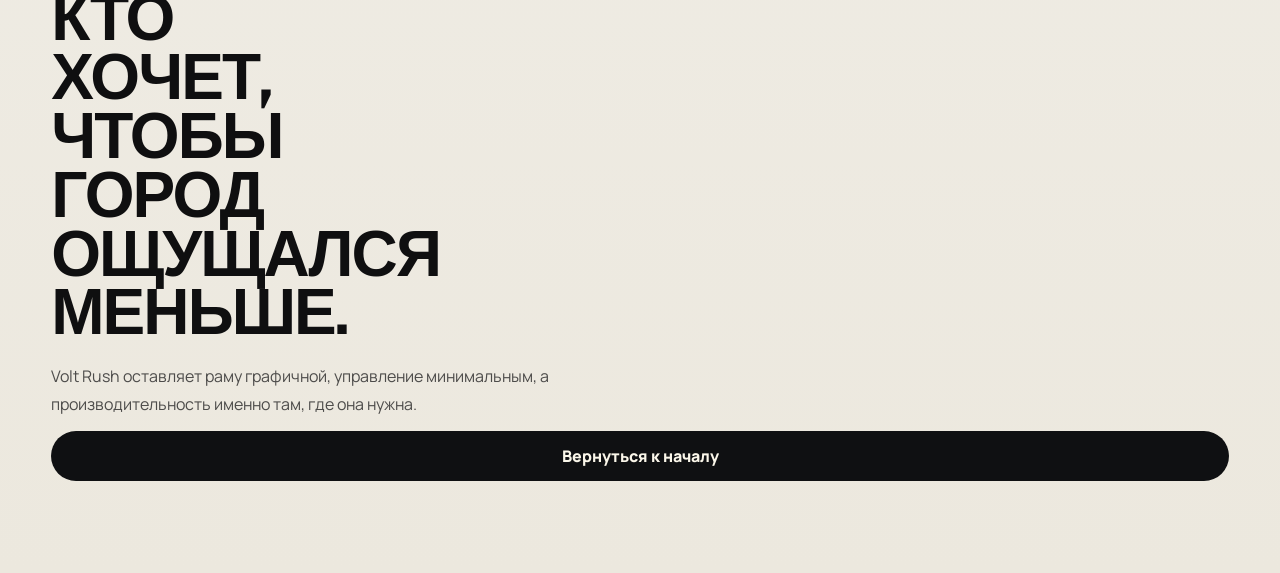
<file: volt-rush/index.html>
<!DOCTYPE html>
<html lang="ru">
<head>
  <meta charset="UTF-8">
  <meta name="viewport" content="width=device-width, initial-scale=1.0">
  <meta name="description" content="Volt Rush — концептуальный лендинг для бренда городских электровелосипедов.">
  <title>Volt Rush — городской электровелосипед</title>
  <link rel="stylesheet" href="styles.css">
</head>
<body>
  <header class="site-header">
    <a class="brand" href="#hero">
      <span class="brand-mark"></span>
      <span>Volt Rush</span>
    </a>

    <nav class="site-nav" aria-label="Основная навигация">
      <a href="#specs">Характеристики</a>
      <a href="#ride">Режимы</a>
      <a href="#move">Старт</a>
    </nav>

    <a class="header-link" href="#move">Предзаказ</a>
  </header>

  <main>
    <section class="hero" id="hero">
      <div class="hero-copy reveal">
        <p class="eyebrow">Городской электровелосипед</p>
        <h1>Быстрый старт. Чистый силуэт.</h1>
        <p class="lead">Создан для тех, кому нужны тяга, запас хода и силуэт, который выглядит собранно даже на парковке.</p>

        <div class="hero-actions">
          <a class="button button-primary" href="#specs">Характеристики</a>
          <a class="button button-secondary" href="#ride">Ощущения в езде</a>
        </div>

        <div class="hero-tags">
          <span>запас хода 95 км</span>
          <span>среднеприводный мотор</span>
          <span>быстрая зарядка 2,9 ч</span>
        </div>
      </div>

      <div class="hero-machine" aria-hidden="true">
        <div class="speed-band speed-band-a depth" style="--depth: 0.18;"></div>
        <div class="speed-band speed-band-b depth" style="--depth: 0.12;"></div>

        <div class="bike depth" style="--depth: 0.08;">
          <div class="wheel wheel-left"></div>
          <div class="wheel wheel-right"></div>
          <div class="frame top-tube"></div>
          <div class="frame down-tube"></div>
          <div class="frame seat-tube"></div>
          <div class="frame chain-stay"></div>
          <div class="frame fork"></div>
          <div class="frame handle"></div>
        </div>

        <div class="hero-stamp depth" style="--depth: 0.22;">
          <strong>34</strong>
          <span>Нм стартовой тяги</span>
        </div>
      </div>
    </section>

    <section class="specs section" id="specs">
      <div class="section-head reveal">
        <p class="eyebrow">Характеристики</p>
        <h2>Все важное настроено вокруг городского ускорения, а не лишнего веса и объема.</h2>
      </div>

      <div class="spec-lines">
        <article class="spec-line reveal">
          <span>01</span>
          <h3>Моментальный отклик</h3>
          <p>Подхват приходит быстро на старте со светофора, но остается стабильным, когда улица раскрывается.</p>
        </article>

        <article class="spec-line reveal">
          <span>02</span>
          <h3>Интегрированная батарея</h3>
          <p>Рама прячет батарею внутрь, поэтому велосипед воспринимается как спортивная техника, а не как гаджет.</p>
        </article>

        <article class="spec-line reveal">
          <span>03</span>
          <h3>Видимость ночью</h3>
          <p>Интегрированный свет и отражающие боковины сохраняют читаемый силуэт после наступления темноты.</p>
        </article>
      </div>
    </section>

    <section class="ride section-dark" id="ride">
      <div class="ride-layout">
        <div class="ride-copy reveal">
          <p class="eyebrow eyebrow-dark">Ощущение в езде</p>
          <h2>Достаточно легкий для плотного трафика и достаточно собранный для длинного маршрута домой.</h2>
        </div>

        <div class="ride-track">
          <article class="track-row reveal">
            <strong>Городской режим</strong>
            <p>Сбалансированная поддержка для улиц со светофорами, мокрых утренних дорог и узких велополос.</p>
          </article>

          <article class="track-row reveal">
            <strong>Спринт-режим</strong>
            <p>Более резкая настройка старта для мостов, открытых проспектов и поздних ночных поездок.</p>
          </article>

          <article class="track-row reveal">
            <strong>Эко-режим</strong>
            <p>Мягкая поддержка и экономичный расход батареи, когда маршрут удлиняется, а темп становится ровнее.</p>
          </article>
        </div>
      </div>
    </section>

    <section class="move section" id="move">
      <div class="move-wrap reveal">
        <p class="eyebrow">Старт</p>
        <h2>Сделан для тех, кто хочет, чтобы город ощущался меньше.</h2>
        <p class="lead">Volt Rush оставляет раму графичной, управление минимальным, а производительность именно там, где она нужна.</p>
        <a class="button button-primary" href="#hero">Вернуться к началу</a>
      </div>
    </section>
  </main>

  <script src="script.js"></script>
</body>
</html>
</file>
<file: styles.css>
@import url("https://fonts.googleapis.com/css2?family=Manrope:wght@400;500;600;700;800&family=Unbounded:wght@500;700;800&display=swap");

:root {
  --bg: #f3eee5;
  --bg-soft: #fbf7f0;
  --surface: rgba(255, 255, 255, 0.6);
  --text: #151515;
  --muted: #5a554d;
  --line: rgba(21, 21, 21, 0.12);
  --line-strong: rgba(21, 21, 21, 0.24);
  --dark: #121212;
  --dark-soft: #191919;
  --dark-line: rgba(255, 255, 255, 0.12);
  --dark-text: #f6f2eb;
  --dark-muted: rgba(246, 242, 235, 0.72);
  --accent: #d8ff63;
  --accent-deep: #a6d32b;
  --shadow: 0 32px 80px rgba(17, 17, 17, 0.14);
  --radius: 32px;
  --mx: 0px;
  --my: 0px;
}

*,
*::before,
*::after {
  box-sizing: border-box;
}

html {
  scroll-behavior: smooth;
}

body {
  margin: 0;
  min-width: 320px;
  overflow-x: hidden;
  font-family: "Manrope", sans-serif;
  color: var(--text);
  background:
    radial-gradient(circle at top left, rgba(216, 255, 99, 0.22), transparent 24%),
    radial-gradient(circle at 90% 10%, rgba(153, 196, 255, 0.18), transparent 26%),
    linear-gradient(180deg, #f7f2e9 0%, var(--bg) 38%, #eee7dc 100%);
}

body::before {
  content: "";
  position: fixed;
  inset: 0;
  pointer-events: none;
  background-image: linear-gradient(rgba(255, 255, 255, 0.04) 1px, transparent 1px),
    linear-gradient(90deg, rgba(255, 255, 255, 0.04) 1px, transparent 1px);
  background-size: 28px 28px;
  opacity: 0.2;
  mix-blend-mode: multiply;
}

a {
  color: inherit;
  text-decoration: none;
}

button,
a {
  -webkit-tap-highlight-color: transparent;
}

img {
  max-width: 100%;
  display: block;
}

.site-header {
  position: fixed;
  top: 0;
  left: 0;
  right: 0;
  z-index: 20;
  display: flex;
  align-items: center;
  justify-content: space-between;
  gap: 1.5rem;
  padding: 1.4rem 4vw;
  transition: background-color 240ms ease, backdrop-filter 240ms ease, border-color 240ms ease;
}

.site-header.is-scrolled {
  background: rgba(243, 238, 229, 0.72);
  backdrop-filter: blur(18px);
  border-bottom: 1px solid rgba(21, 21, 21, 0.08);
}

.brand {
  display: inline-flex;
  align-items: center;
  gap: 0.85rem;
  min-width: 0;
}

.brand-mark {
  width: 0.95rem;
  height: 0.95rem;
  border-radius: 999px;
  background: var(--accent);
  box-shadow: 0 0 0 0.35rem rgba(216, 255, 99, 0.22);
  flex-shrink: 0;
}

.brand-copy {
  display: flex;
  flex-direction: column;
  gap: 0.05rem;
  line-height: 1;
}

.brand-copy strong {
  font-family: "Unbounded", sans-serif;
  font-size: 0.88rem;
  font-weight: 700;
  letter-spacing: 0.08em;
}

.brand-copy span:last-child {
  font-size: 0.72rem;
  letter-spacing: 0.16em;
  text-transform: uppercase;
  color: rgba(21, 21, 21, 0.62);
}

.site-nav {
  display: inline-flex;
  align-items: center;
  gap: 1.35rem;
  font-size: 0.9rem;
}

.site-nav a {
  position: relative;
  color: rgba(21, 21, 21, 0.72);
}

.site-nav a::after {
  content: "";
  position: absolute;
  left: 0;
  bottom: -0.35rem;
  width: 100%;
  height: 1px;
  background: currentColor;
  transform: scaleX(0);
  transform-origin: left;
  transition: transform 220ms ease;
}

.site-nav a:hover::after,
.site-nav a:focus-visible::after {
  transform: scaleX(1);
}

.header-cta,
.button {
  display: inline-flex;
  align-items: center;
  justify-content: center;
  min-height: 3.15rem;
  padding: 0.85rem 1.4rem;
  border-radius: 999px;
  border: 1px solid transparent;
  font-size: 0.92rem;
  font-weight: 700;
  transition: transform 220ms ease, background-color 220ms ease, border-color 220ms ease, color 220ms ease;
}

.header-cta:hover,
.button:hover,
.header-cta:focus-visible,
.button:focus-visible {
  transform: translateY(-2px);
}

.header-cta,
.button-primary {
  background: var(--dark);
  color: var(--dark-text);
}

.button-secondary {
  border-color: var(--line-strong);
  color: var(--text);
  background: rgba(255, 255, 255, 0.42);
  backdrop-filter: blur(16px);
}

.button-ghost {
  border-color: var(--dark-line);
  color: var(--dark-text);
  background: transparent;
}

.hero {
  position: relative;
  display: grid;
  grid-template-columns: minmax(0, 1.02fr) minmax(340px, 0.98fr);
  align-items: center;
  gap: clamp(2rem, 4vw, 4.8rem);
  min-height: 100svh;
  padding: 8.4rem 4vw 3.8rem;
  overflow: hidden;
}

.hero-grid {
  position: absolute;
  inset: 0;
  background:
    linear-gradient(rgba(21, 21, 21, 0.06) 1px, transparent 1px),
    linear-gradient(90deg, rgba(21, 21, 21, 0.06) 1px, transparent 1px);
  background-size: 110px 110px;
  mask-image: linear-gradient(180deg, rgba(0, 0, 0, 0.85), transparent 92%);
  opacity: 0.5;
}

.hero-glow {
  position: absolute;
  border-radius: 999px;
  filter: blur(8px);
  pointer-events: none;
}

.hero-glow-left {
  width: 28rem;
  height: 28rem;
  top: 14%;
  left: -6rem;
  background: radial-gradient(circle, rgba(216, 255, 99, 0.3) 0%, rgba(216, 255, 99, 0.04) 62%, transparent 80%);
  transform: translate3d(calc(var(--mx) * var(--depth)), calc(var(--my) * var(--depth)), 0);
}

.hero-glow-right {
  width: 30rem;
  height: 30rem;
  right: -8rem;
  bottom: -6rem;
  background: radial-gradient(circle, rgba(143, 168, 255, 0.18) 0%, rgba(143, 168, 255, 0.04) 60%, transparent 80%);
  transform: translate3d(calc(var(--mx) * var(--depth)), calc(var(--my) * var(--depth)), 0);
}

.hero-content,
.hero-visual {
  position: relative;
  z-index: 1;
  min-width: 0;
}

.hero-content {
  width: min(100%, 42rem);
}

.eyebrow {
  margin: 0 0 1.4rem;
  max-width: 100%;
  font-size: 0.78rem;
  font-weight: 800;
  letter-spacing: 0.18em;
  text-transform: uppercase;
  color: rgba(21, 21, 21, 0.58);
}

.eyebrow-dark {
  color: rgba(246, 242, 235, 0.56);
}

.hero h1,
.section-heading h2,
.showcase-copy h2,
.contact-wrap h2 {
  margin: 0;
  font-family: "Unbounded", sans-serif;
  font-weight: 700;
  letter-spacing: -0.04em;
}

.hero h1 {
  max-width: 9ch;
  font-size: clamp(2.9rem, 6.2vw, 5.8rem);
  line-height: 0.94;
  text-wrap: balance;
}

.hero-copy {
  max-width: 100%;
  margin: 1.2rem 0 0;
  font-size: 1rem;
  line-height: 1.68;
  color: var(--muted);
}

.hero-actions,
.contact-actions {
  display: flex;
  flex-wrap: wrap;
  gap: 0.9rem;
  margin-top: 1.6rem;
}

.hero-facts {
  display: grid;
  grid-template-columns: repeat(3, minmax(0, 1fr));
  gap: 1.25rem;
  margin: 2rem 0 0;
  padding: 0;
  list-style: none;
}

.hero-facts li {
  padding-top: 1rem;
  border-top: 1px solid var(--line);
  color: var(--muted);
  font-size: 0.94rem;
  line-height: 1.6;
}

.hero-facts span {
  display: block;
  margin-bottom: 0.55rem;
  color: var(--text);
  font-weight: 800;
}

.hero-visual {
  min-height: 37rem;
}

.visual-ring,
.visual-orbit,
.visual-number,
.visual-panel,
.visual-stamp {
  position: absolute;
}

.visual-ring {
  inset: 8% 18% auto auto;
  width: 27rem;
  height: 27rem;
  border: 1px solid rgba(21, 21, 21, 0.14);
  border-radius: 999px;
  transform: translate3d(calc(var(--mx) * var(--depth)), calc(var(--my) * var(--depth)), 0);
}

.visual-orbit {
  left: 8%;
  bottom: 5%;
  width: 16rem;
  height: 16rem;
  border-radius: 999px;
  border: 1px dashed rgba(21, 21, 21, 0.22);
  transform: translate3d(calc(var(--mx) * var(--depth)), calc(var(--my) * var(--depth)), 0);
}

.visual-number {
  right: 0;
  top: 4%;
  font-family: "Unbounded", sans-serif;
  font-size: clamp(8rem, 18vw, 13rem);
  line-height: 0.88;
  color: rgba(21, 21, 21, 0.08);
  transform: translate3d(calc(var(--mx) * var(--depth)), calc(var(--my) * var(--depth)), 0);
}

.visual-panel {
  top: 12%;
  left: 12%;
  width: min(32rem, 72%);
  padding: 1.3rem;
  border-radius: 2.2rem;
  background:
    linear-gradient(155deg, rgba(255, 255, 255, 0.72), rgba(255, 255, 255, 0.18)),
    rgba(255, 255, 255, 0.36);
  border: 1px solid rgba(255, 255, 255, 0.44);
  box-shadow: var(--shadow);
  backdrop-filter: blur(20px);
  transform:
    translate3d(calc(var(--mx) * var(--depth)), calc(var(--my) * var(--depth)), 0)
    rotate(-11deg);
}

.panel-top {
  display: flex;
  gap: 0.35rem;
}

.panel-top span {
  width: 0.6rem;
  height: 0.6rem;
  border-radius: 999px;
  background: rgba(21, 21, 21, 0.18);
}

.panel-copy {
  margin-top: 2.1rem;
}

.panel-copy p {
  margin: 0 0 0.75rem;
  font-size: 0.7rem;
  font-weight: 800;
  letter-spacing: 0.22em;
  text-transform: uppercase;
  color: rgba(21, 21, 21, 0.52);
}

.panel-copy h2 {
  margin: 0;
  max-width: 10ch;
  font-family: "Unbounded", sans-serif;
  font-size: clamp(1.8rem, 4vw, 2.7rem);
  line-height: 1.02;
}

.panel-lines {
  display: grid;
  gap: 0.7rem;
  margin-top: 1.7rem;
}

.panel-lines span,
.panel-columns span,
.screen-foot span {
  display: block;
  border-radius: 999px;
  background: rgba(21, 21, 21, 0.12);
}

.panel-lines span {
  height: 0.6rem;
}

.panel-lines .line-short {
  width: 54%;
}

.panel-band {
  height: 7rem;
  margin-top: 1.6rem;
  border-radius: 1.5rem;
  background:
    linear-gradient(135deg, rgba(216, 255, 99, 0.86), rgba(242, 247, 227, 0.6)),
    linear-gradient(90deg, rgba(21, 21, 21, 0.04), rgba(21, 21, 21, 0));
}

.panel-columns {
  display: grid;
  grid-template-columns: repeat(3, minmax(0, 1fr));
  gap: 0.8rem;
  margin-top: 1rem;
}

.panel-columns span {
  height: 5.3rem;
}

.panel-footer {
  display: flex;
  flex-wrap: wrap;
  gap: 0.55rem;
  margin-top: 1.3rem;
}

.panel-footer span {
  padding: 0.55rem 0.8rem;
  border-radius: 999px;
  background: rgba(21, 21, 21, 0.08);
  font-size: 0.78rem;
  font-weight: 700;
}

.visual-stamp {
  right: 6%;
  bottom: 8%;
  display: grid;
  gap: 0.2rem;
  max-width: 12rem;
  padding: 1.1rem 1.15rem;
  border-radius: 1.35rem;
  background: var(--accent);
  color: var(--dark);
  box-shadow: 0 20px 60px rgba(166, 211, 43, 0.34);
  transform:
    translate3d(calc(var(--mx) * var(--depth)), calc(var(--my) * var(--depth)), 0)
    rotate(8deg);
}

.visual-stamp strong {
  font-family: "Unbounded", sans-serif;
  font-size: 1.55rem;
}

.visual-stamp span {
  font-size: 0.88rem;
  line-height: 1.45;
}

.section,
.section-dark {
  padding: 7rem 4vw;
}

.section-heading,
.showcase-copy,
.contact-wrap {
  max-width: 70rem;
  min-width: 0;
}

.section-heading h2,
.showcase-copy h2,
.contact-wrap h2 {
  max-width: 14ch;
  font-size: clamp(2rem, 4vw, 3.7rem);
  line-height: 1.06;
}

.section-heading {
  display: flex;
  flex-direction: column;
  gap: 1rem;
}

.offer-grid {
  display: grid;
  grid-template-columns: repeat(3, minmax(0, 1fr));
  gap: 2rem;
  margin-top: 3.3rem;
}

.offer-item,
.process-row,
.showcase-note {
  padding-top: 1.4rem;
  border-top: 1px solid var(--line);
}

.offer-index,
.process-index {
  display: inline-block;
  margin-bottom: 1.1rem;
  font-weight: 800;
  color: rgba(21, 21, 21, 0.44);
}

.offer-item h3,
.process-row h3,
.showcase-note strong {
  margin: 0;
  font-size: 1.35rem;
  line-height: 1.2;
}

.offer-item p,
.process-row p,
.showcase-note p,
.contact-wrap p {
  margin: 0.9rem 0 0;
  color: var(--muted);
  line-height: 1.75;
}

.section-dark {
  color: var(--dark-text);
  background:
    radial-gradient(circle at top left, rgba(216, 255, 99, 0.1), transparent 18%),
    linear-gradient(180deg, #111111 0%, #171717 100%);
}

.showcase-copy h2,
.contact-wrap h2 {
  color: var(--dark-text);
}

.showcase-stage {
  display: grid;
  grid-template-columns: minmax(0, 1.15fr) minmax(260px, 0.85fr);
  gap: 2.3rem;
  align-items: end;
  margin-top: 3rem;
}

.stage-screen {
  padding: 1.35rem;
  border-radius: 2rem;
  background:
    linear-gradient(160deg, rgba(255, 255, 255, 0.08), rgba(255, 255, 255, 0.03)),
    rgba(255, 255, 255, 0.02);
  border: 1px solid rgba(255, 255, 255, 0.1);
  box-shadow: 0 28px 80px rgba(0, 0, 0, 0.28);
}

.screen-nav {
  display: flex;
  gap: 1rem;
  color: rgba(246, 242, 235, 0.56);
  font-size: 0.8rem;
  letter-spacing: 0.16em;
  text-transform: uppercase;
}

.screen-main {
  display: grid;
  grid-template-columns: minmax(0, 1.05fr) minmax(220px, 0.95fr);
  gap: 1.4rem;
  margin-top: 1.5rem;
}

.screen-title p {
  margin: 0 0 0.9rem;
  font-size: 0.78rem;
  font-weight: 800;
  letter-spacing: 0.22em;
  text-transform: uppercase;
  color: rgba(246, 242, 235, 0.52);
}

.screen-title h3 {
  margin: 0;
  max-width: 12ch;
  font-family: "Unbounded", sans-serif;
  font-size: clamp(1.8rem, 4vw, 3rem);
  line-height: 1;
}

.screen-visual {
  position: relative;
  min-height: 19rem;
  border-radius: 1.7rem;
  overflow: hidden;
  background:
    radial-gradient(circle at top, rgba(255, 255, 255, 0.24), transparent 36%),
    linear-gradient(135deg, rgba(216, 255, 99, 0.92), rgba(135, 163, 255, 0.7));
}

.screen-visual span {
  position: absolute;
  border-radius: 999px;
  background: rgba(17, 17, 17, 0.18);
}

.screen-visual span:nth-child(1) {
  width: 62%;
  height: 1.1rem;
  left: 10%;
  top: 18%;
}

.screen-visual span:nth-child(2) {
  width: 48%;
  height: 1.1rem;
  left: 10%;
  top: 29%;
}

.screen-visual span:nth-child(3) {
  width: 72%;
  height: 42%;
  left: 10%;
  bottom: 11%;
  border-radius: 1.5rem;
  background: rgba(17, 17, 17, 0.28);
}

.screen-foot {
  display: grid;
  grid-template-columns: 1.2fr 0.8fr;
  gap: 1rem;
  margin-top: 1rem;
}

.screen-foot span {
  height: 4.5rem;
  background: rgba(255, 255, 255, 0.08);
  border-radius: 1.35rem;
}

.showcase-notes {
  display: grid;
  gap: 1.4rem;
}

.showcase-note {
  border-top-color: var(--dark-line);
}

.showcase-note p {
  color: var(--dark-muted);
}

.process-list {
  display: grid;
  gap: 1.3rem;
  margin-top: 3.3rem;
}

.process-row {
  display: grid;
  grid-template-columns: 90px minmax(0, 0.8fr) minmax(0, 1fr);
  gap: 1.4rem;
  align-items: start;
}

.process-row h3 {
  font-size: 1.5rem;
}

.contact-wrap {
  display: flex;
  flex-direction: column;
  gap: 0.85rem;
}

.contact-wrap p {
  max-width: 38rem;
  color: var(--dark-muted);
}

.site-footer {
  display: flex;
  justify-content: space-between;
  gap: 1rem;
  margin-top: 4rem;
  padding-top: 1rem;
  border-top: 1px solid var(--dark-line);
  font-size: 0.86rem;
  color: rgba(246, 242, 235, 0.52);
}

.reveal {
  opacity: 0;
  transform: translateY(28px);
  transition: opacity 720ms cubic-bezier(0.2, 0.7, 0.2, 1), transform 720ms cubic-bezier(0.2, 0.7, 0.2, 1);
}

.reveal.is-visible {
  opacity: 1;
  transform: translateY(0);
}

@media (max-width: 1100px) {
  .hero {
    grid-template-columns: 1fr;
    padding-top: 7.8rem;
  }

  .hero-content {
    max-width: 42rem;
  }

  .hero h1 {
    max-width: 10ch;
  }

  .hero-visual {
    min-height: 32rem;
  }

  .offer-grid,
  .showcase-stage,
  .process-row {
    grid-template-columns: 1fr;
  }

  .process-row {
    gap: 0.75rem;
  }

  .screen-main {
    grid-template-columns: 1fr;
  }
}

@media (max-width: 820px) {
  .site-header {
    padding-top: 1.1rem;
    padding-bottom: 1.1rem;
  }

  .site-nav {
    display: none;
  }

  .hero {
    min-height: auto;
    padding-bottom: 3.5rem;
  }

  .hero h1 {
    max-width: 8ch;
    font-size: clamp(2.55rem, 11vw, 3.7rem);
    line-height: 0.96;
  }

  .hero-copy {
    font-size: 0.96rem;
    line-height: 1.62;
  }

  .hero-facts,
  .offer-grid {
    grid-template-columns: 1fr;
  }

  .hero-facts {
    display: none;
  }

  .hero-visual {
    min-height: 28rem;
  }

  .visual-panel {
    top: 12%;
    left: 8%;
    width: min(24rem, 84%);
  }

  .visual-ring {
    width: 21rem;
    height: 21rem;
    right: 5%;
  }

  .visual-orbit {
    left: 0;
    width: 12rem;
    height: 12rem;
  }

  .visual-stamp {
    right: 2%;
    bottom: 0;
  }

  .section,
  .section-dark {
    padding-top: 5.2rem;
    padding-bottom: 5.2rem;
  }

  .section-heading h2,
  .showcase-copy h2,
  .contact-wrap h2 {
    max-width: 12ch;
    font-size: clamp(1.8rem, 8vw, 2.7rem);
  }

  .site-footer {
    flex-direction: column;
  }
}

@media (max-width: 560px) {
  .site-header {
    gap: 0.75rem;
    padding-left: 1rem;
    padding-right: 1rem;
  }

  .header-cta,
  .button {
    width: 100%;
  }

  .header-cta {
    display: none;
  }

  .hero,
  .section,
  .section-dark {
    padding-left: 1rem;
    padding-right: 1rem;
  }

  .hero {
    padding-top: 6.6rem;
  }

  .eyebrow {
    max-width: 22ch;
    font-size: 0.72rem;
    letter-spacing: 0.14em;
    line-height: 1.45;
  }

  .hero-copy {
    max-width: 26ch;
  }

  .hero-actions .button-secondary {
    display: none;
  }

  .hero-visual {
    min-height: 23rem;
  }

  .visual-number {
    font-size: 7rem;
  }

  .visual-panel {
    padding: 1rem;
    border-radius: 1.6rem;
  }

  .panel-copy h2 {
    font-size: 1.45rem;
  }

  .panel-band {
    height: 5rem;
  }

  .panel-columns span,
  .screen-foot span {
    height: 4rem;
  }

  .visual-stamp {
    max-width: 9.5rem;
    padding: 0.9rem;
  }

  .visual-stamp strong {
    font-size: 1.2rem;
  }
}

@media (prefers-reduced-motion: reduce) {
  html {
    scroll-behavior: auto;
  }

  .reveal,
  .header-cta,
  .button,
  .site-nav a::after {
    transition: none;
  }

  .hero-glow-left,
  .hero-glow-right,
  .visual-ring,
  .visual-orbit,
  .visual-number,
  .visual-panel,
  .visual-stamp {
    transform: none;
  }
}
</file>
<file: atelier-noir/styles.css>
@import url("https://fonts.googleapis.com/css2?family=Cormorant+Garamond:wght@500;600;700&family=Manrope:wght@400;500;600;700&display=swap");

:root {
  --bg: #130f11;
  --bg-soft: #1a1418;
  --text: #f0e7df;
  --muted: rgba(240, 231, 223, 0.72);
  --line: rgba(240, 231, 223, 0.12);
  --accent: #a9606e;
  --accent-soft: #d1a6ae;
  --mx: 0px;
}

*,
*::before,
*::after {
  box-sizing: border-box;
}

html {
  scroll-behavior: smooth;
}

body {
  margin: 0;
  min-width: 320px;
  overflow-x: hidden;
  font-family: "Manrope", sans-serif;
  color: var(--text);
  background:
    radial-gradient(circle at 18% 12%, rgba(169, 96, 110, 0.16), transparent 20%),
    radial-gradient(circle at 80% 18%, rgba(255, 236, 215, 0.07), transparent 18%),
    linear-gradient(180deg, #100c0e 0%, #130f11 48%, #171114 100%);
}

a {
  color: inherit;
  text-decoration: none;
}

.site-header {
  position: fixed;
  inset: 0 0 auto;
  z-index: 20;
  display: flex;
  align-items: center;
  justify-content: space-between;
  gap: 1rem;
  padding: 1.3rem 4vw;
  transition: background-color 220ms ease, border-color 220ms ease, backdrop-filter 220ms ease;
}

.site-header.is-scrolled {
  background: rgba(19, 15, 17, 0.82);
  border-bottom: 1px solid rgba(240, 231, 223, 0.08);
  backdrop-filter: blur(14px);
}

.brand {
  display: inline-flex;
  align-items: center;
  gap: 0.85rem;
}

.brand-line {
  width: 2.5rem;
  height: 1px;
  background: linear-gradient(90deg, var(--accent), transparent);
}

.brand-copy {
  display: flex;
  flex-direction: column;
  gap: 0.08rem;
}

.brand-copy strong,
.brand-copy span,
.eyebrow {
  text-transform: uppercase;
}

.brand-copy strong {
  font-size: 0.92rem;
  letter-spacing: 0.16em;
}

.brand-copy span:last-child {
  font-size: 0.68rem;
  letter-spacing: 0.24em;
  color: rgba(240, 231, 223, 0.48);
}

.site-nav {
  display: inline-flex;
  gap: 1.4rem;
  color: rgba(240, 231, 223, 0.68);
}

.header-link,
.button {
  display: inline-flex;
  align-items: center;
  justify-content: center;
  min-height: 3rem;
  padding: 0.8rem 1.25rem;
  border-radius: 999px;
  border: 1px solid transparent;
  transition: transform 220ms ease, background-color 220ms ease, border-color 220ms ease;
}

.header-link,
.button-primary {
  background: rgba(169, 96, 110, 0.16);
  border-color: rgba(169, 96, 110, 0.3);
}

.button-secondary {
  border-color: rgba(240, 231, 223, 0.16);
}

.header-link:hover,
.button:hover,
.site-nav a:hover {
  transform: translateY(-2px);
}

.hero,
.section,
.section-dark {
  padding-left: 4vw;
  padding-right: 4vw;
}

.hero {
  display: grid;
  grid-template-columns: minmax(0, 0.88fr) minmax(340px, 1.12fr);
  gap: clamp(2rem, 5vw, 5rem);
  align-items: center;
  min-height: 100svh;
  padding-top: 7.6rem;
  padding-bottom: 4rem;
}

.hero-copy,
.hero-object,
.story-copy,
.ritual-wrap {
  min-width: 0;
}

.eyebrow {
  margin: 0 0 1rem;
  font-size: 0.74rem;
  letter-spacing: 0.22em;
  color: rgba(240, 231, 223, 0.52);
}

.eyebrow-dark {
  color: rgba(209, 166, 174, 0.88);
}

h1,
h2,
h3 {
  margin: 0;
  font-family: "Cormorant Garamond", serif;
  font-weight: 600;
  letter-spacing: -0.04em;
}

h1 {
  max-width: 10ch;
  font-size: clamp(3.3rem, 7vw, 6.4rem);
  line-height: 0.9;
}

.lead {
  max-width: 33rem;
  margin: 1.2rem 0 0;
  font-size: 1rem;
  line-height: 1.78;
  color: var(--muted);
}

.hero-actions {
  display: flex;
  flex-wrap: wrap;
  gap: 0.9rem;
  margin-top: 1.9rem;
}

.hero-object {
  position: relative;
  min-height: 38rem;
}

.orb,
.bottle,
.hero-note {
  position: absolute;
}

.orb {
  border-radius: 999px;
  filter: blur(8px);
}

.orb-a {
  width: 20rem;
  height: 20rem;
  top: 6%;
  left: 10%;
  background: radial-gradient(circle, rgba(169, 96, 110, 0.3) 0%, rgba(169, 96, 110, 0.05) 60%, transparent 82%);
  transform: translateX(calc(var(--mx) * var(--float)));
}

.orb-b {
  width: 16rem;
  height: 16rem;
  right: 6%;
  bottom: 10%;
  background: radial-gradient(circle, rgba(255, 236, 215, 0.16) 0%, rgba(255, 236, 215, 0.04) 60%, transparent 82%);
  transform: translateX(calc(var(--mx) * var(--float)));
}

.bottle {
  left: 18%;
  right: 20%;
  top: 6%;
  bottom: 4%;
  transform: translateX(calc(var(--mx) * var(--float)));
}

.cap {
  width: 22%;
  height: 12%;
  margin: 0 auto;
  border-radius: 1.2rem 1.2rem 0.6rem 0.6rem;
  background: linear-gradient(180deg, #20181c, #090809);
}

.glass {
  position: absolute;
  inset: 12% 0 0;
  border-radius: 12rem 12rem 2.6rem 2.6rem;
  background:
    linear-gradient(180deg, rgba(255, 255, 255, 0.14), transparent 14%),
    linear-gradient(180deg, rgba(109, 59, 68, 0.8), rgba(21, 14, 17, 0.92));
  border: 1px solid rgba(255, 255, 255, 0.08);
  box-shadow: inset 0 0 0 1px rgba(255, 255, 255, 0.05), 0 34px 90px rgba(0, 0, 0, 0.34);
}

.glass::before {
  content: "";
  position: absolute;
  inset: 18% 8% 12%;
  border-radius: 9rem 9rem 2rem 2rem;
  border: 1px solid rgba(255, 255, 255, 0.08);
}

.label {
  position: absolute;
  inset: auto 16% 16% 16%;
  padding: 1.4rem 1rem;
  text-align: center;
  border-radius: 1.4rem;
  background: rgba(237, 224, 214, 0.9);
  color: #221a1e;
}

.label p {
  margin: 0;
  font-family: "Cormorant Garamond", serif;
  font-size: 2rem;
  line-height: 0.95;
}

.label span {
  display: inline-block;
  margin-top: 0.35rem;
  font-size: 0.76rem;
  letter-spacing: 0.22em;
  text-transform: uppercase;
}

.hero-note {
  right: 0;
  top: 16%;
  display: grid;
  gap: 0.25rem;
  max-width: 10rem;
  padding: 1rem;
  border-radius: 1.3rem;
  background: rgba(27, 19, 23, 0.86);
  border: 1px solid rgba(209, 166, 174, 0.2);
  transform:
    translateX(calc(var(--mx) * var(--float)))
    rotate(8deg);
}

.hero-note strong {
  font-family: "Cormorant Garamond", serif;
  font-size: 2rem;
  line-height: 0.9;
}

.hero-note span {
  color: var(--muted);
  line-height: 1.5;
}

.section,
.section-dark {
  padding-top: 5.8rem;
  padding-bottom: 5.8rem;
}

.section-head {
  max-width: 64rem;
}

.section-head h2,
.story-copy h2,
.ritual-wrap h2 {
  max-width: 12ch;
  font-size: clamp(2.2rem, 4.8vw, 4.3rem);
  line-height: 0.94;
}

.note-list,
.story-columns {
  display: grid;
  gap: 1.35rem;
  margin-top: 3rem;
}

.note-row,
.story-column {
  display: grid;
  grid-template-columns: 90px minmax(0, 0.72fr) minmax(0, 1fr);
  gap: 1.3rem;
  align-items: start;
  padding-top: 1.1rem;
  border-top: 1px solid var(--line);
}

.note-row span {
  color: rgba(209, 166, 174, 0.9);
  text-transform: uppercase;
  letter-spacing: 0.16em;
}

.note-row h3,
.story-column strong {
  font-size: 1.7rem;
}

.note-row p,
.story-column p {
  margin: 0;
  color: var(--muted);
  line-height: 1.76;
}

.section-dark {
  background:
    radial-gradient(circle at top left, rgba(169, 96, 110, 0.14), transparent 18%),
    linear-gradient(180deg, #171114 0%, #120d10 100%);
}

.story-layout {
  display: grid;
  grid-template-columns: minmax(0, 0.86fr) minmax(0, 1.14fr);
  gap: 2rem;
}

.story-column {
  grid-template-columns: minmax(0, 0.52fr) minmax(0, 1fr);
}

.story-column strong {
  color: var(--accent-soft);
}

.ritual-wrap {
  display: flex;
  flex-direction: column;
  gap: 0.8rem;
}

.ritual-wrap .lead {
  margin-top: 0;
}

.reveal {
  opacity: 0;
  transform: translateY(24px);
  transition: opacity 720ms cubic-bezier(0.2, 0.7, 0.2, 1), transform 720ms cubic-bezier(0.2, 0.7, 0.2, 1);
}

.reveal.is-visible {
  opacity: 1;
  transform: translateY(0);
}

@media (max-width: 1080px) {
  .hero,
  .story-layout,
  .note-row,
  .story-column {
    grid-template-columns: 1fr;
  }

  .hero-object {
    min-height: 32rem;
  }
}

@media (max-width: 780px) {
  .site-nav,
  .header-link {
    display: none;
  }

  .hero {
    min-height: auto;
    padding-top: 6.8rem;
    padding-bottom: 3rem;
  }

  h1 {
    max-width: 9ch;
    font-size: clamp(3rem, 12vw, 4.8rem);
  }

  .hero-object {
    min-height: 24rem;
  }

  .bottle {
    left: 10%;
    right: 12%;
  }
}

@media (max-width: 560px) {
  .site-header,
  .hero,
  .section,
  .section-dark {
    padding-left: 1rem;
    padding-right: 1rem;
  }

  .button {
    width: 100%;
  }

  .hero-object {
    min-height: 20rem;
  }

  .hero-note {
    max-width: 8rem;
    padding: 0.75rem;
  }

  .hero-note strong {
    font-size: 1.5rem;
  }

  .label {
    inset: auto 12% 12% 12%;
    padding: 1rem 0.8rem;
  }

  .label p {
    font-size: 1.5rem;
  }
}

@media (prefers-reduced-motion: reduce) {
  html {
    scroll-behavior: auto;
  }

  .reveal,
  .header-link,
  .button,
  .site-nav a {
    transition: none;
  }

  .float {
    transform: none;
  }
}
</file>
<file: casa-marea/styles.css>
@import url("https://fonts.googleapis.com/css2?family=Fraunces:opsz,wght@9..144,500;9..144,600;9..144,700&family=Manrope:wght@400;500;600;700&display=swap");

:root {
  --bg: #f7f0e5;
  --bg-soft: #fff9f1;
  --sand: #d6b48d;
  --sea: #5f9ba4;
  --foam: #e5f0ef;
  --text: #261d18;
  --muted: rgba(38, 29, 24, 0.72);
  --line: rgba(38, 29, 24, 0.14);
  --mx: 0px;
}

*,
*::before,
*::after {
  box-sizing: border-box;
}

html {
  scroll-behavior: smooth;
}

body {
  margin: 0;
  min-width: 320px;
  overflow-x: hidden;
  font-family: "Manrope", sans-serif;
  color: var(--text);
  background:
    linear-gradient(180deg, rgba(255, 255, 255, 0.54), rgba(255, 255, 255, 0.06)),
    linear-gradient(180deg, #fcf6ed 0%, #f7f0e5 52%, #f3eadf 100%);
}

body::before {
  content: "";
  position: fixed;
  inset: 0;
  pointer-events: none;
  background:
    linear-gradient(90deg, rgba(255, 255, 255, 0.2), transparent 18%, transparent 82%, rgba(255, 255, 255, 0.2)),
    linear-gradient(180deg, rgba(255, 255, 255, 0.16), transparent 32%);
}

a {
  color: inherit;
  text-decoration: none;
}

.site-header {
  position: fixed;
  inset: 0 0 auto;
  z-index: 20;
  display: flex;
  align-items: center;
  justify-content: space-between;
  gap: 1rem;
  padding: 1.35rem 4vw;
  transition: background-color 220ms ease, border-color 220ms ease, backdrop-filter 220ms ease;
}

.site-header.is-scrolled {
  background: rgba(247, 240, 229, 0.82);
  border-bottom: 1px solid rgba(38, 29, 24, 0.08);
  backdrop-filter: blur(14px);
}

.brand {
  font-family: "Fraunces", serif;
  font-size: 1.5rem;
  letter-spacing: -0.04em;
}

.site-nav {
  display: inline-flex;
  gap: 1.5rem;
  color: rgba(38, 29, 24, 0.7);
}

.header-link,
.button {
  display: inline-flex;
  align-items: center;
  justify-content: center;
  min-height: 3rem;
  padding: 0.82rem 1.25rem;
  border-radius: 999px;
  border: 1px solid transparent;
  transition: transform 220ms ease, background-color 220ms ease, border-color 220ms ease;
}

.header-link,
.button-primary {
  background: var(--text);
  color: #f9f3ea;
}

.button-secondary {
  border-color: var(--line);
}

.header-link:hover,
.button:hover,
.site-nav a:hover {
  transform: translateY(-2px);
}

.hero,
.section,
.section-accent {
  padding-left: 4vw;
  padding-right: 4vw;
}

.hero {
  display: grid;
  grid-template-columns: minmax(0, 0.92fr) minmax(340px, 1.08fr);
  gap: clamp(2rem, 5vw, 5rem);
  align-items: center;
  min-height: 100svh;
  padding-top: 7.5rem;
  padding-bottom: 4rem;
}

.hero-copy,
.hero-scene,
.spaces-copy,
.arrival-wrap {
  min-width: 0;
}

.eyebrow {
  margin: 0 0 1rem;
  font-size: 0.76rem;
  font-weight: 700;
  letter-spacing: 0.2em;
  text-transform: uppercase;
  color: rgba(38, 29, 24, 0.52);
}

h1,
h2,
h3 {
  margin: 0;
  font-family: "Fraunces", serif;
  font-weight: 600;
  letter-spacing: -0.05em;
}

h1 {
  max-width: 11ch;
  font-size: clamp(3.1rem, 6.6vw, 6rem);
  line-height: 0.95;
}

.lead {
  max-width: 34rem;
  margin: 1.4rem 0 0;
  font-size: 1.02rem;
  line-height: 1.78;
  color: var(--muted);
}

.hero-actions {
  display: flex;
  flex-wrap: wrap;
  gap: 0.9rem;
  margin-top: 2rem;
}

.hero-scene {
  position: relative;
  min-height: 38rem;
}

.sun-disc,
.arch-frame,
.scene-note {
  position: absolute;
}

.sun-disc {
  width: 11rem;
  height: 11rem;
  top: 6%;
  right: 8%;
  border-radius: 999px;
  background: radial-gradient(circle, rgba(255, 233, 186, 0.95) 0%, rgba(255, 233, 186, 0.4) 52%, transparent 76%);
  filter: blur(1px);
  transform: translateX(calc(var(--mx) * var(--drift)));
}

.arch-frame {
  inset: 10% 10% 0 8%;
  border-radius: 14rem 14rem 2.2rem 2.2rem;
  overflow: hidden;
  background: linear-gradient(180deg, #dcebec 0%, #b8d4d7 38%, #6998a0 100%);
  box-shadow: 0 34px 90px rgba(109, 83, 56, 0.12);
  transform: translateX(calc(var(--mx) * var(--drift)));
}

.arch-water {
  position: absolute;
  inset: 42% 0 0;
  background:
    linear-gradient(180deg, rgba(255, 255, 255, 0.24), transparent 20%),
    linear-gradient(180deg, #9dc0c6 0%, #5f9ba4 100%);
}

.arch-reflection {
  position: absolute;
  inset: 56% 10% auto 10%;
  height: 24%;
  border-radius: 999px;
  background: linear-gradient(90deg, rgba(255, 255, 255, 0.44), rgba(255, 255, 255, 0.08));
  filter: blur(10px);
}

.arch-deck {
  position: absolute;
  inset: auto 6% 8% 6%;
  height: 18%;
  border-radius: 1.4rem;
  background:
    linear-gradient(180deg, rgba(255, 255, 255, 0.4), transparent 34%),
    linear-gradient(135deg, #d0b28e, #b88f63);
}

.scene-note {
  left: 0;
  bottom: 8%;
  display: grid;
  gap: 0.3rem;
  max-width: 12rem;
  padding: 1rem 1.1rem;
  border-radius: 1.5rem;
  background: rgba(255, 249, 241, 0.84);
  box-shadow: 0 22px 60px rgba(109, 83, 56, 0.1);
  transform: translateX(calc(var(--mx) * var(--drift)));
}

.scene-note strong {
  font-family: "Fraunces", serif;
  font-size: 1.45rem;
}

.scene-note span {
  font-size: 0.9rem;
  line-height: 1.55;
  color: var(--muted);
}

.section,
.section-accent {
  padding-top: 5.8rem;
  padding-bottom: 5.8rem;
}

.section-head {
  max-width: 64rem;
}

.section-head h2,
.spaces-copy h2,
.arrival-wrap h2 {
  max-width: 13ch;
  font-size: clamp(2rem, 4vw, 3.6rem);
  line-height: 1.06;
}

.retreat-lines,
.space-notes {
  display: grid;
  gap: 1.3rem;
  margin-top: 3rem;
}

.retreat-line,
.space-note {
  display: grid;
  grid-template-columns: 70px minmax(0, 0.72fr) minmax(0, 1fr);
  gap: 1.2rem;
  align-items: start;
  padding-top: 1.15rem;
  border-top: 1px solid var(--line);
}

.retreat-line span {
  font-weight: 700;
  color: rgba(38, 29, 24, 0.44);
}

.retreat-line h3,
.space-note strong {
  font-size: 1.35rem;
}

.retreat-line p,
.space-note p {
  margin: 0;
  color: var(--muted);
  line-height: 1.74;
}

.section-accent {
  background:
    linear-gradient(180deg, rgba(255, 255, 255, 0.5), rgba(255, 255, 255, 0.14)),
    linear-gradient(180deg, #f3e9dc 0%, #efe5d9 100%);
}

.spaces-grid {
  display: grid;
  grid-template-columns: minmax(0, 0.85fr) minmax(320px, 1.15fr);
  gap: 2rem;
  align-items: end;
}

.spaces-visual {
  display: grid;
  grid-template-columns: 0.76fr 1.24fr;
  gap: 1rem;
  min-height: 28rem;
}

.visual-tall,
.visual-wide {
  position: relative;
  overflow: hidden;
  border-radius: 1.8rem;
  box-shadow: 0 28px 70px rgba(109, 83, 56, 0.12);
}

.visual-tall {
  background: linear-gradient(180deg, #ece5db 0%, #d4c0aa 100%);
}

.visual-tall span,
.visual-wide::before,
.visual-wide::after {
  position: absolute;
  content: "";
}

.visual-tall span:first-child {
  inset: 0;
  background:
    linear-gradient(180deg, rgba(255, 255, 255, 0.48), transparent 30%),
    linear-gradient(180deg, #d6c4ae 0%, #b79370 100%);
}

.visual-tall span:last-child {
  inset: auto 10% 10% 10%;
  height: 24%;
  border-radius: 999px;
  background: rgba(255, 255, 255, 0.54);
  filter: blur(8px);
}

.visual-wide {
  background: linear-gradient(180deg, #dcebec 0%, #8db0b5 55%, #507d86 100%);
}

.visual-wide::before {
  inset: auto 6% 10% 6%;
  height: 22%;
  border-radius: 1.3rem;
  background: linear-gradient(135deg, #ceb18e, #b68d65);
}

.visual-wide::after {
  width: 38%;
  height: 18%;
  top: 12%;
  left: 14%;
  border-radius: 999px;
  background: rgba(255, 255, 255, 0.36);
  filter: blur(16px);
}

.arrival-wrap {
  display: flex;
  flex-direction: column;
  gap: 0.9rem;
}

.arrival-wrap .lead {
  margin-top: 0;
}

.reveal {
  opacity: 0;
  transform: translateY(26px);
  transition: opacity 720ms cubic-bezier(0.2, 0.7, 0.2, 1), transform 720ms cubic-bezier(0.2, 0.7, 0.2, 1);
}

.reveal.is-visible {
  opacity: 1;
  transform: translateY(0);
}

@media (max-width: 1080px) {
  .hero,
  .spaces-grid,
  .retreat-line,
  .space-note {
    grid-template-columns: 1fr;
  }

  .hero-scene {
    min-height: 32rem;
  }
}

@media (max-width: 780px) {
  .site-nav,
  .header-link {
    display: none;
  }

  .hero {
    min-height: auto;
    padding-top: 6.8rem;
    padding-bottom: 3rem;
  }

  h1 {
    max-width: 9ch;
    font-size: clamp(2.7rem, 12vw, 4.6rem);
  }

  .hero-scene {
    min-height: 25rem;
  }

  .scene-note {
    left: 2%;
    bottom: 2%;
  }
}

@media (max-width: 560px) {
  .site-header,
  .hero,
  .section,
  .section-accent {
    padding-left: 1rem;
    padding-right: 1rem;
  }

  .button {
    width: 100%;
  }

  .hero-scene {
    min-height: 21rem;
  }

  .spaces-visual {
    grid-template-columns: 1fr;
    min-height: auto;
  }

  .visual-tall {
    min-height: 18rem;
  }

  .visual-wide {
    min-height: 14rem;
  }
}

@media (prefers-reduced-motion: reduce) {
  html {
    scroll-behavior: auto;
  }

  .reveal,
  .header-link,
  .button,
  .site-nav a {
    transition: none;
  }

  .drift {
    transform: none;
  }
}
</file>
<file: nova-tech/styles.css>
@import url("https://fonts.googleapis.com/css2?family=IBM+Plex+Mono:wght@400;500;600&family=Space+Grotesk:wght@400;500;700&display=swap");

:root {
  --bg: #061014;
  --bg-soft: #0d171c;
  --panel: rgba(12, 23, 29, 0.66);
  --line: rgba(141, 234, 255, 0.14);
  --text: #eff7fb;
  --muted: rgba(239, 247, 251, 0.72);
  --accent: #7cf3ff;
  --accent-2: #9d7cff;
  --mx: 0px;
  --my: 0px;
}

*,
*::before,
*::after {
  box-sizing: border-box;
}

html {
  scroll-behavior: smooth;
}

body {
  margin: 0;
  min-width: 320px;
  overflow-x: hidden;
  font-family: "Space Grotesk", sans-serif;
  color: var(--text);
  background:
    radial-gradient(circle at 12% 14%, rgba(124, 243, 255, 0.15), transparent 26%),
    radial-gradient(circle at 88% 18%, rgba(157, 124, 255, 0.14), transparent 22%),
    linear-gradient(180deg, #041014 0%, #071419 45%, #0b1519 100%);
}

body::before {
  content: "";
  position: fixed;
  inset: 0;
  pointer-events: none;
  background-image:
    linear-gradient(rgba(124, 243, 255, 0.05) 1px, transparent 1px),
    linear-gradient(90deg, rgba(124, 243, 255, 0.05) 1px, transparent 1px);
  background-size: 48px 48px;
  mask-image: linear-gradient(180deg, rgba(0, 0, 0, 0.9), transparent 96%);
}

a {
  color: inherit;
  text-decoration: none;
}

.site-header {
  position: fixed;
  inset: 0 0 auto;
  z-index: 20;
  display: flex;
  align-items: center;
  justify-content: space-between;
  gap: 1rem;
  padding: 1.3rem 4vw;
  transition: background-color 220ms ease, border-color 220ms ease, backdrop-filter 220ms ease;
}

.site-header.is-scrolled {
  background: rgba(6, 16, 20, 0.72);
  border-bottom: 1px solid rgba(124, 243, 255, 0.08);
  backdrop-filter: blur(16px);
}

.brand,
.brand-copy {
  display: inline-flex;
  align-items: center;
  gap: 0.8rem;
}

.brand-dot {
  width: 0.8rem;
  height: 0.8rem;
  border-radius: 999px;
  background: var(--accent);
  box-shadow: 0 0 0 0.35rem rgba(124, 243, 255, 0.14);
}

.brand-copy {
  flex-direction: column;
  align-items: flex-start;
  gap: 0.1rem;
}

.brand-copy strong,
.eyebrow {
  font-family: "IBM Plex Mono", monospace;
  text-transform: uppercase;
}

.brand-copy strong {
  font-size: 0.88rem;
  letter-spacing: 0.16em;
}

.brand-copy span:last-child {
  font-size: 0.7rem;
  letter-spacing: 0.18em;
  color: rgba(239, 247, 251, 0.56);
}

.site-nav {
  display: inline-flex;
  align-items: center;
  gap: 1.4rem;
  font-size: 0.9rem;
  color: rgba(239, 247, 251, 0.72);
}

.site-nav a,
.header-link,
.button {
  transition: transform 220ms ease, border-color 220ms ease, background-color 220ms ease, color 220ms ease;
}

.site-nav a:hover,
.header-link:hover,
.button:hover {
  transform: translateY(-2px);
}

.header-link,
.button {
  display: inline-flex;
  align-items: center;
  justify-content: center;
  min-height: 3rem;
  padding: 0.8rem 1.2rem;
  border-radius: 999px;
  border: 1px solid transparent;
  font-weight: 700;
}

.header-link,
.button-primary {
  background: rgba(124, 243, 255, 0.1);
  border-color: rgba(124, 243, 255, 0.22);
  box-shadow: inset 0 0 0 1px rgba(124, 243, 255, 0.1);
}

.button-secondary {
  border-color: rgba(239, 247, 251, 0.16);
  color: var(--muted);
}

.hero,
.section,
.section-dark {
  padding-left: 4vw;
  padding-right: 4vw;
}

.hero {
  position: relative;
  display: grid;
  grid-template-columns: minmax(0, 0.94fr) minmax(340px, 1.06fr);
  gap: clamp(2rem, 4vw, 4rem);
  align-items: center;
  min-height: 100svh;
  padding-top: 8.5rem;
  padding-bottom: 4rem;
}

.hero-copy,
.hero-stage,
.system-copy,
.launch-wrap {
  min-width: 0;
}

.eyebrow {
  margin: 0 0 1.25rem;
  font-size: 0.76rem;
  letter-spacing: 0.24em;
  color: rgba(124, 243, 255, 0.76);
}

.eyebrow-dark {
  color: rgba(124, 243, 255, 0.68);
}

h1,
h2,
h3 {
  margin: 0;
  font-weight: 700;
  letter-spacing: -0.04em;
}

h1 {
  max-width: 10ch;
  font-size: clamp(3.3rem, 7vw, 6.4rem);
  line-height: 0.94;
}

.lead {
  max-width: 34rem;
  margin: 1.35rem 0 0;
  font-size: 1.03rem;
  line-height: 1.72;
  color: var(--muted);
}

.hero-actions {
  display: flex;
  flex-wrap: wrap;
  gap: 0.9rem;
  margin-top: 2rem;
}

.hero-strip {
  display: flex;
  flex-wrap: wrap;
  gap: 0.8rem;
  margin-top: 2rem;
}

.hero-strip span {
  padding: 0.55rem 0.75rem;
  border-radius: 999px;
  border: 1px solid rgba(124, 243, 255, 0.14);
  font-size: 0.8rem;
  color: rgba(239, 247, 251, 0.7);
}

.hero-stage {
  position: relative;
  min-height: 38rem;
}

.halo,
.grid-ring,
.signal-plane,
.side-rail {
  position: absolute;
}

.halo {
  border-radius: 999px;
  filter: blur(18px);
  pointer-events: none;
}

.halo-a {
  width: 20rem;
  height: 20rem;
  top: 4%;
  left: 6%;
  background: radial-gradient(circle, rgba(124, 243, 255, 0.24) 0%, rgba(124, 243, 255, 0.04) 60%, transparent 82%);
  transform: translate3d(calc(var(--mx) * var(--depth)), calc(var(--my) * var(--depth)), 0);
}

.halo-b {
  width: 22rem;
  height: 22rem;
  right: 0;
  bottom: 4%;
  background: radial-gradient(circle, rgba(157, 124, 255, 0.2) 0%, rgba(157, 124, 255, 0.04) 60%, transparent 82%);
  transform: translate3d(calc(var(--mx) * var(--depth)), calc(var(--my) * var(--depth)), 0);
}

.grid-ring {
  inset: 7% 9% 12% 14%;
  border: 1px solid rgba(124, 243, 255, 0.14);
  border-radius: 2rem;
  transform: translate3d(calc(var(--mx) * var(--depth)), calc(var(--my) * var(--depth)), 0);
}

.signal-plane {
  top: 12%;
  left: 12%;
  right: 10%;
  bottom: 10%;
  padding: 1.35rem;
  border-radius: 2rem;
  background:
    linear-gradient(160deg, rgba(13, 23, 28, 0.96), rgba(12, 23, 29, 0.72)),
    rgba(12, 23, 29, 0.7);
  border: 1px solid rgba(124, 243, 255, 0.14);
  box-shadow: 0 32px 80px rgba(0, 0, 0, 0.34);
  transform:
    perspective(1400px)
    rotateY(-16deg)
    rotateX(8deg)
    translate3d(calc(var(--mx) * var(--depth)), calc(var(--my) * var(--depth)), 0);
}

.plane-top {
  display: flex;
  gap: 0.35rem;
}

.plane-top span {
  width: 0.58rem;
  height: 0.58rem;
  border-radius: 999px;
  background: rgba(239, 247, 251, 0.18);
}

.plane-body {
  display: grid;
  gap: 1.5rem;
  margin-top: 1.8rem;
}

.plane-copy p,
.meter-label {
  margin: 0 0 0.7rem;
  font-family: "IBM Plex Mono", monospace;
  font-size: 0.73rem;
  letter-spacing: 0.18em;
  text-transform: uppercase;
  color: rgba(124, 243, 255, 0.7);
}

.plane-copy h2 {
  max-width: 12ch;
  font-size: clamp(1.8rem, 3.6vw, 3rem);
  line-height: 1;
}

.plane-tracks {
  display: grid;
  gap: 0.95rem;
}

.track {
  display: grid;
  grid-template-columns: 1.1fr 0.8fr 0.6fr;
  gap: 0.8rem;
}

.track span {
  display: block;
  min-height: 5.6rem;
  border-radius: 1.1rem;
  background: linear-gradient(180deg, rgba(239, 247, 251, 0.08), rgba(239, 247, 251, 0.03));
  border: 1px solid rgba(239, 247, 251, 0.04);
}

.track-highlight span:first-child {
  background:
    radial-gradient(circle at left center, rgba(124, 243, 255, 0.28), transparent 48%),
    linear-gradient(180deg, rgba(239, 247, 251, 0.08), rgba(239, 247, 251, 0.03));
}

.meter-bar {
  height: 0.7rem;
  border-radius: 999px;
  background: rgba(239, 247, 251, 0.08);
  overflow: hidden;
}

.meter-bar i {
  display: block;
  width: 72%;
  height: 100%;
  border-radius: inherit;
  background: linear-gradient(90deg, var(--accent), #d8f7ff);
}

.side-rail {
  top: 20%;
  right: 0;
  display: grid;
  gap: 0.75rem;
  transform: translate3d(calc(var(--mx) * var(--depth)), calc(var(--my) * var(--depth)), 0);
}

.side-rail span {
  padding: 0.75rem 0.9rem;
  border-radius: 1rem;
  border: 1px solid rgba(124, 243, 255, 0.14);
  font-family: "IBM Plex Mono", monospace;
  font-size: 0.76rem;
  letter-spacing: 0.12em;
  color: rgba(239, 247, 251, 0.74);
  background: rgba(6, 16, 20, 0.5);
}

.section,
.section-dark {
  padding-top: 6rem;
  padding-bottom: 6rem;
}

.section-head {
  max-width: 66rem;
}

.section-head h2,
.system-copy h2,
.launch-wrap h2 {
  max-width: 13ch;
  font-size: clamp(2rem, 4vw, 3.6rem);
  line-height: 1.04;
}

.signal-lines,
.system-stack {
  display: grid;
  gap: 1.4rem;
  margin-top: 3rem;
}

.signal-line,
.stack-row {
  display: grid;
  grid-template-columns: 80px minmax(0, 0.65fr) minmax(0, 1fr);
  gap: 1.25rem;
  align-items: start;
  padding-top: 1.2rem;
  border-top: 1px solid rgba(124, 243, 255, 0.12);
}

.signal-line span,
.stack-row strong {
  font-family: "IBM Plex Mono", monospace;
  letter-spacing: 0.14em;
  text-transform: uppercase;
}

.signal-line span {
  color: rgba(124, 243, 255, 0.76);
}

.signal-line h3 {
  font-size: 1.45rem;
}

.signal-line p,
.stack-row p {
  margin: 0;
  color: var(--muted);
  line-height: 1.72;
}

.section-dark {
  background:
    linear-gradient(180deg, rgba(10, 20, 24, 0.92), rgba(8, 15, 19, 0.98)),
    var(--bg-soft);
}

.system-layout {
  display: grid;
  grid-template-columns: minmax(0, 0.95fr) minmax(0, 1.05fr);
  gap: 2rem;
}

.stack-row {
  grid-template-columns: minmax(0, 0.62fr) minmax(0, 1fr);
}

.stack-row strong {
  font-size: 0.88rem;
  color: rgba(124, 243, 255, 0.8);
}

.launch-wrap {
  display: flex;
  flex-direction: column;
  gap: 0.9rem;
}

.launch-wrap .lead {
  margin-top: 0;
}

.reveal {
  opacity: 0;
  transform: translateY(24px);
  transition: opacity 720ms cubic-bezier(0.2, 0.7, 0.2, 1), transform 720ms cubic-bezier(0.2, 0.7, 0.2, 1);
}

.reveal.is-visible {
  opacity: 1;
  transform: translateY(0);
}

@media (max-width: 1080px) {
  .hero,
  .system-layout,
  .signal-line,
  .stack-row {
    grid-template-columns: 1fr;
  }

  .hero-stage {
    min-height: 32rem;
  }
}

@media (max-width: 780px) {
  .site-nav,
  .header-link {
    display: none;
  }

  .hero {
    min-height: auto;
    padding-top: 7rem;
    padding-bottom: 3rem;
  }

  h1 {
    max-width: 9ch;
    font-size: clamp(2.7rem, 12vw, 4.4rem);
  }

  .hero-stage {
    min-height: 25rem;
  }

  .signal-plane {
    inset: 8% 6% 8% 6%;
  }

  .track {
    grid-template-columns: 1fr;
  }
}

@media (max-width: 560px) {
  .hero,
  .section,
  .section-dark {
    padding-left: 1rem;
    padding-right: 1rem;
  }

  .site-header {
    padding-left: 1rem;
    padding-right: 1rem;
  }

  .button {
    width: 100%;
  }

  .hero-copy {
    width: min(100%, 19rem);
  }

  .eyebrow,
  .lead {
    max-width: 100%;
  }

  .hero-strip {
    display: none;
  }

  .hero-stage {
    min-height: 21rem;
  }

  .side-rail {
    display: none;
  }

  .plane-copy h2 {
    font-size: 1.45rem;
  }
}

@media (prefers-reduced-motion: reduce) {
  html {
    scroll-behavior: auto;
  }

  .reveal,
  .site-nav a,
  .header-link,
  .button {
    transition: none;
  }

  .halo-a,
  .halo-b,
  .grid-ring,
  .signal-plane,
  .side-rail {
    transform: none;
  }
}
</file>
<file: volt-rush/styles.css>
@import url("https://fonts.googleapis.com/css2?family=Manrope:wght@400;500;600;700;800&family=Teko:wght@500;600;700&display=swap");

:root {
  --bg: #f2f0ea;
  --text: #0f0f10;
  --muted: rgba(15, 15, 16, 0.72);
  --line: rgba(15, 15, 16, 0.12);
  --dark: #0f1012;
  --dark-muted: rgba(241, 236, 224, 0.7);
  --accent: #dfff39;
  --accent-deep: #a9c920;
  --mx: 0px;
  --my: 0px;
}

*,
*::before,
*::after {
  box-sizing: border-box;
}

html {
  scroll-behavior: smooth;
}

body {
  margin: 0;
  min-width: 320px;
  overflow-x: hidden;
  font-family: "Manrope", sans-serif;
  color: var(--text);
  background:
    radial-gradient(circle at 10% 10%, rgba(223, 255, 57, 0.2), transparent 26%),
    linear-gradient(180deg, #f8f6ef 0%, #f2f0ea 56%, #ece8de 100%);
}

a {
  color: inherit;
  text-decoration: none;
}

.site-header {
  position: fixed;
  inset: 0 0 auto;
  z-index: 20;
  display: flex;
  align-items: center;
  justify-content: space-between;
  gap: 1rem;
  padding: 1.25rem 4vw;
  transition: background-color 220ms ease, border-color 220ms ease, backdrop-filter 220ms ease;
}

.site-header.is-scrolled {
  background: rgba(242, 240, 234, 0.84);
  border-bottom: 1px solid rgba(15, 15, 16, 0.08);
  backdrop-filter: blur(14px);
}

.brand {
  display: inline-flex;
  align-items: center;
  gap: 0.8rem;
  font-family: "Teko", sans-serif;
  font-size: 1.5rem;
  letter-spacing: 0.04em;
  text-transform: uppercase;
}

.brand-mark {
  width: 0.85rem;
  height: 0.85rem;
  border-radius: 999px;
  background: var(--accent);
  box-shadow: 0 0 0 0.35rem rgba(223, 255, 57, 0.2);
}

.site-nav {
  display: inline-flex;
  gap: 1.45rem;
  font-weight: 600;
  color: rgba(15, 15, 16, 0.72);
}

.header-link,
.button {
  display: inline-flex;
  align-items: center;
  justify-content: center;
  min-height: 3rem;
  padding: 0.8rem 1.25rem;
  border-radius: 999px;
  border: 1px solid transparent;
  font-weight: 800;
  transition: transform 220ms ease, background-color 220ms ease, border-color 220ms ease;
}

.header-link,
.button-primary {
  background: var(--dark);
  color: #fbf7ea;
}

.button-secondary {
  border-color: var(--line);
}

.header-link:hover,
.button:hover,
.site-nav a:hover {
  transform: translateY(-2px);
}

.hero,
.section,
.section-dark {
  padding-left: 4vw;
  padding-right: 4vw;
}

.hero {
  display: grid;
  grid-template-columns: minmax(0, 0.85fr) minmax(360px, 1.15fr);
  gap: clamp(2rem, 4vw, 4rem);
  align-items: center;
  min-height: 100svh;
  padding-top: 7.4rem;
  padding-bottom: 4rem;
}

.hero-copy,
.hero-machine,
.ride-copy,
.move-wrap {
  min-width: 0;
}

.eyebrow {
  margin: 0 0 1rem;
  font-family: "Teko", sans-serif;
  font-size: 1rem;
  letter-spacing: 0.18em;
  text-transform: uppercase;
  color: rgba(15, 15, 16, 0.56);
}

.eyebrow-dark {
  color: rgba(223, 255, 57, 0.8);
}

h1,
h2,
h3 {
  margin: 0;
  font-family: "Teko", sans-serif;
  font-weight: 600;
  text-transform: uppercase;
  letter-spacing: -0.03em;
}

h1 {
  max-width: 8ch;
  font-size: clamp(4rem, 10vw, 8.4rem);
  line-height: 0.88;
}

.lead {
  max-width: 33rem;
  margin: 1rem 0 0;
  font-size: 1rem;
  line-height: 1.75;
  color: var(--muted);
}

.hero-actions,
.hero-tags {
  display: flex;
  flex-wrap: wrap;
  gap: 0.9rem;
}

.hero-actions {
  margin-top: 1.8rem;
}

.hero-tags {
  margin-top: 1.6rem;
}

.hero-tags span {
  padding: 0.55rem 0.8rem;
  border-radius: 999px;
  background: rgba(15, 15, 16, 0.06);
  font-weight: 700;
}

.hero-machine {
  position: relative;
  min-height: 34rem;
}

.speed-band,
.bike,
.hero-stamp {
  position: absolute;
}

.speed-band {
  height: 5rem;
  left: 4%;
  right: 6%;
  transform: translate3d(calc(var(--mx) * var(--depth)), calc(var(--my) * var(--depth)), 0) skewX(-22deg);
}

.speed-band-a {
  top: 18%;
  background: linear-gradient(90deg, transparent, rgba(223, 255, 57, 0.88) 40%, rgba(223, 255, 57, 0.05));
}

.speed-band-b {
  bottom: 18%;
  background: linear-gradient(90deg, rgba(15, 15, 16, 0.04), rgba(15, 15, 16, 0.18), transparent 80%);
}

.bike {
  inset: 18% 0 8% 0;
  transform: translate3d(calc(var(--mx) * var(--depth)), calc(var(--my) * var(--depth)), 0);
}

.wheel {
  position: absolute;
  bottom: 8%;
  width: 11.5rem;
  height: 11.5rem;
  border: 0.9rem solid var(--dark);
  border-radius: 999px;
}

.wheel::before {
  content: "";
  position: absolute;
  inset: 1.25rem;
  border-radius: inherit;
  border: 0.28rem solid rgba(15, 15, 16, 0.2);
}

.wheel-left {
  left: 4%;
}

.wheel-right {
  right: 5%;
}

.frame {
  position: absolute;
  height: 0.95rem;
  border-radius: 999px;
  background: var(--dark);
  transform-origin: left center;
}

.top-tube {
  width: 11rem;
  left: 28%;
  top: 34%;
  transform: rotate(-12deg);
}

.down-tube {
  width: 13.5rem;
  left: 33%;
  top: 41%;
  transform: rotate(26deg);
}

.seat-tube {
  width: 7rem;
  left: 41%;
  top: 30%;
  transform: rotate(88deg);
}

.chain-stay {
  width: 11rem;
  left: 40%;
  bottom: 24%;
  transform: rotate(-20deg);
}

.fork {
  width: 9rem;
  left: 58%;
  top: 34%;
  transform: rotate(56deg);
}

.handle {
  width: 5rem;
  left: 55%;
  top: 24%;
  transform: rotate(-16deg);
}

.hero-stamp {
  right: 2%;
  top: 10%;
  display: grid;
  gap: 0.15rem;
  max-width: 11rem;
  padding: 1rem;
  border-radius: 1.4rem;
  background: var(--accent);
  box-shadow: 0 22px 60px rgba(169, 201, 32, 0.3);
  transform:
    translate3d(calc(var(--mx) * var(--depth)), calc(var(--my) * var(--depth)), 0)
    rotate(8deg);
}

.hero-stamp strong {
  font-family: "Teko", sans-serif;
  font-size: 2.2rem;
  line-height: 0.9;
}

.hero-stamp span {
  font-size: 0.9rem;
  font-weight: 700;
  line-height: 1.4;
}

.section,
.section-dark {
  padding-top: 5.8rem;
  padding-bottom: 5.8rem;
}

.section-head {
  max-width: 64rem;
}

.section-head h2,
.ride-copy h2,
.move-wrap h2 {
  max-width: 12ch;
  font-size: clamp(2.4rem, 5vw, 4.5rem);
  line-height: 0.92;
}

.spec-lines,
.ride-track {
  display: grid;
  gap: 1.2rem;
  margin-top: 3rem;
}

.spec-line,
.track-row {
  display: grid;
  grid-template-columns: 70px minmax(0, 0.7fr) minmax(0, 1fr);
  gap: 1.2rem;
  align-items: start;
  padding-top: 1.05rem;
  border-top: 1px solid var(--line);
}

.spec-line span {
  font-family: "Teko", sans-serif;
  font-size: 1.25rem;
  color: rgba(15, 15, 16, 0.42);
}

.spec-line h3,
.track-row strong {
  font-size: 1.8rem;
  line-height: 1;
}

.spec-line p,
.track-row p {
  margin: 0;
  line-height: 1.74;
  color: var(--muted);
}

.section-dark {
  color: #f1ece0;
  background:
    radial-gradient(circle at top left, rgba(223, 255, 57, 0.12), transparent 18%),
    linear-gradient(180deg, #0e0f11 0%, #151618 100%);
}

.ride-layout {
  display: grid;
  grid-template-columns: minmax(0, 0.86fr) minmax(0, 1.14fr);
  gap: 2rem;
}

.track-row {
  grid-template-columns: minmax(0, 0.55fr) minmax(0, 1fr);
  border-top-color: rgba(241, 236, 224, 0.12);
}

.track-row strong {
  color: var(--accent);
}

.track-row p {
  color: var(--dark-muted);
}

.move-wrap {
  display: flex;
  flex-direction: column;
  gap: 0.8rem;
}

.move-wrap .lead {
  margin-top: 0;
}

.reveal {
  opacity: 0;
  transform: translateY(26px);
  transition: opacity 720ms cubic-bezier(0.2, 0.7, 0.2, 1), transform 720ms cubic-bezier(0.2, 0.7, 0.2, 1);
}

.reveal.is-visible {
  opacity: 1;
  transform: translateY(0);
}

@media (max-width: 1080px) {
  .hero,
  .ride-layout,
  .spec-line,
  .track-row {
    grid-template-columns: 1fr;
  }

  .hero-machine {
    min-height: 28rem;
  }
}

@media (max-width: 780px) {
  .site-nav,
  .header-link {
    display: none;
  }

  .hero {
    min-height: auto;
    padding-top: 6.7rem;
    padding-bottom: 3rem;
  }

  h1 {
    max-width: 7ch;
    font-size: clamp(2.35rem, 11.8vw, 4.2rem);
    line-height: 0.9;
  }

  .hero-machine {
    min-height: 22rem;
  }

  .wheel {
    width: 8rem;
    height: 8rem;
    border-width: 0.7rem;
  }

  .top-tube {
    width: 8rem;
  }

  .down-tube {
    width: 10rem;
  }
}

@media (max-width: 560px) {
  .site-header,
  .hero,
  .section,
  .section-dark {
    padding-left: 1rem;
    padding-right: 1rem;
  }

  .button {
    width: 100%;
  }

  .hero-copy {
    width: min(100%, 19rem);
  }

  .eyebrow {
    max-width: 18ch;
    line-height: 1.35;
  }

  .lead {
    max-width: 100%;
  }

  .hero-tags {
    display: grid;
    grid-template-columns: 1fr;
  }

  .hero-machine {
    min-height: 18rem;
  }

  .hero-stamp {
    max-width: 8.5rem;
    padding: 0.8rem;
  }

  .hero-stamp strong {
    font-size: 1.6rem;
  }

  .speed-band {
    height: 3.2rem;
  }
}

@media (prefers-reduced-motion: reduce) {
  html {
    scroll-behavior: auto;
  }

  .reveal,
  .header-link,
  .button,
  .site-nav a {
    transition: none;
  }

  .speed-band,
  .bike,
  .hero-stamp {
    transform: none;
  }
}
</file>
